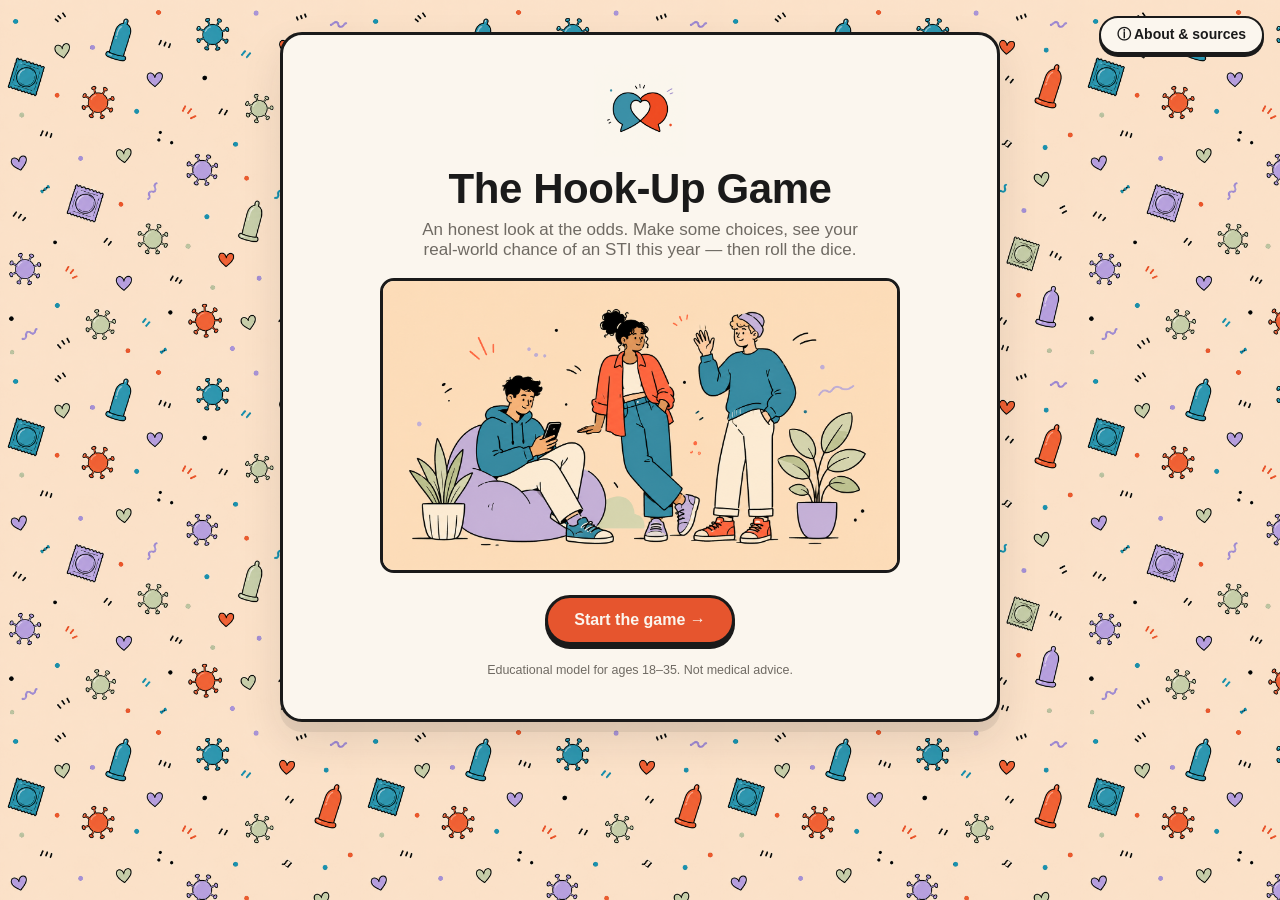
<file: index.html>
<!DOCTYPE html>
<html lang="en">
<head>
  <meta charset="UTF-8" />
  <meta name="viewport" content="width=device-width, initial-scale=1.0" />
  <title>The Hook-Up Game — STI Risk Explorer</title>
  <link rel="icon" href="img/logo.png" />
  <link rel="stylesheet" href="styles.css" />
</head>
<body>
  <div class="topbar">
    <a class="topbar-btn" href="about.html">ⓘ About &amp; sources</a>
    <button class="topbar-btn" id="globalRestart" hidden>↺ Restart</button>
  </div>

  <main class="app" id="app">

    <!-- ===================== LANDING ===================== -->
    <section class="screen screen--active" data-screen="landing">
      <div class="card hero-card">
        <img class="hero-logo" src="img/logo.png" alt="Hook-Up Game logo" />
        <h1 class="title">The Hook-Up Game</h1>
        <p class="subtitle">An honest look at the odds. Make some choices, see your real-world chance of an STI this year — then roll the dice.</p>
        <img class="hero-art" src="img/hero.png" alt="Three young adults in a relaxed social setting" />
        <button class="btn btn--primary" data-go="anatomy">Start the game →</button>
        <p class="fineprint">Educational model for ages 18–35. Not medical advice.</p>
      </div>
    </section>

    <!-- ===================== STEP 1: YOUR ANATOMY ===================== -->
    <section class="screen" data-screen="anatomy">
      <div class="card">
        <div class="step-tag">Step 1 of 5</div>
        <h2>What's your anatomy?</h2>
        <p class="muted">This shapes how easily infections transmit to you. We keep it clinical.</p>
        <div class="choice-grid choice-grid--2">
          <button class="choice" data-field="studentAnatomy" data-value="penis">
            <img src="img/anatomy-penis.png" alt="" />
            <span>Penis</span>
          </button>
          <button class="choice" data-field="studentAnatomy" data-value="vulva">
            <img src="img/anatomy-vulva.png" alt="" />
            <span>Vulva</span>
          </button>
        </div>
        <div class="nav-row">
          <button class="btn btn--ghost" data-go="landing">← Back</button>
          <button class="btn btn--primary" data-next="partnerAnatomy" disabled>Next →</button>
        </div>
      </div>
    </section>

    <!-- ===================== STEP 2: PARTNER ANATOMY ===================== -->
    <section class="screen" data-screen="partnerAnatomy">
      <div class="card">
        <div class="step-tag">Step 2 of 5</div>
        <h2>Your partners have…</h2>
        <p class="muted">Pick “both” if you're bi or pan — we'll use the higher-risk pairing.</p>
        <div class="choice-grid choice-grid--3">
          <button class="choice choice--wide" data-field="partnerAnatomy" data-value="penis">
            <img src="img/partner-anatomy-1.png" alt="" />
            <span>Penises</span>
          </button>
          <button class="choice choice--wide" data-field="partnerAnatomy" data-value="vulva">
            <img src="img/partner-anatomy-2.png" alt="" />
            <span>Vulvas</span>
          </button>
          <button class="choice choice--wide" data-field="partnerAnatomy" data-value="both">
            <img src="img/partner-anatomy-3.png" alt="" />
            <span>Both</span>
          </button>
        </div>
        <div class="nav-row">
          <button class="btn btn--ghost" data-go="anatomy">← Back</button>
          <button class="btn btn--primary" data-next="partners" disabled>Next →</button>
        </div>
      </div>
    </section>

    <!-- ===================== STEP 3: PARTNERS ===================== -->
    <section class="screen" data-screen="partners">
      <div class="card">
        <div class="step-tag">Step 3 of 5</div>
        <h2>Who are you hooking up with?</h2>
        <p class="muted">Pick the type of partner you'll have this year — then choose how many.</p>
        <img class="banner-art" src="img/partners-count.png" alt="" />

        <div class="choice-grid choice-grid--2 tier-grid" id="tierSelect">
          <button class="choice choice--tier" data-field="partnerTier" data-value="partner">
            <img src="img/tier-partner.png" alt="" />
            <span class="tier-name">Relationship partner</span>
            <small>Lowest risk — boyfriend / girlfriend / spouse</small>
          </button>
          <button class="choice choice--tier" data-field="partnerTier" data-value="friend">
            <img src="img/tier-friend.png" alt="" />
            <span class="tier-name">Friend</span>
            <small>Someone you know well</small>
          </button>
          <button class="choice choice--tier" data-field="partnerTier" data-value="acquaintance">
            <img src="img/tier-acquaintance.png" alt="" />
            <span class="tier-name">Acquaintance</span>
            <small>You sort of know each other</small>
          </button>
          <button class="choice choice--tier" data-field="partnerTier" data-value="stranger">
            <img src="img/tier-stranger.png" alt="" />
            <span class="tier-name">Stranger</span>
            <small>Highest risk — just met</small>
          </button>
        </div>

        <div class="count-control" id="countControl" hidden>
          <label id="countLabel">How many this year?</label>
          <div class="stepper stepper--lg">
            <button data-count-btn="-1" aria-label="Fewer">−</button>
            <span class="count" id="partnerCount">1</span>
            <button data-count-btn="1" aria-label="More">+</button>
          </div>
        </div>

        <div class="nav-row">
          <button class="btn btn--ghost" data-go="partnerAnatomy">← Back</button>
          <button class="btn btn--primary" data-next="condoms" id="partnersNext" disabled>Next →</button>
        </div>
      </div>
    </section>

    <!-- ===================== STEP 4: CONDOMS ===================== -->
    <section class="screen" data-screen="condoms">
      <div class="card">
        <div class="step-tag">Step 4 of 5</div>
        <h2>Do you use condoms?</h2>
        <p class="muted">One setting for all partners. It matters a lot for some STIs — and barely at all for others.</p>
        <div class="choice-grid choice-grid--2">
          <button class="choice" data-field="condoms" data-value="true">
            <div class="sprite sprite--condom" style="--n:2; --i:0;"></div>
            <span>Yes, every time</span>
          </button>
          <button class="choice" data-field="condoms" data-value="false">
            <div class="sprite sprite--condom" style="--n:2; --i:1;"></div>
            <span>No</span>
          </button>
        </div>
        <div class="nav-row">
          <button class="btn btn--ghost" data-go="partners">← Back</button>
          <button class="btn btn--primary" data-next="hpv" disabled>Next →</button>
        </div>
      </div>
    </section>

    <!-- ===================== STEP 5: HPV VACCINE ===================== -->
    <section class="screen" data-screen="hpv">
      <div class="card">
        <div class="step-tag">Step 5 of 5</div>
        <h2>Have you had the HPV vaccine?</h2>
        <p class="muted">HPV is the most common STI by far. The vaccine prevents most high-risk strains — it's the biggest lever on your odds.</p>
        <div class="choice-grid choice-grid--2">
          <button class="choice" data-field="hpvVaccinated" data-value="true">
            <div class="microbe-badge">
              <div class="microbe-img microbe-img--hpv"></div>
              <span class="badge badge--ok">✓</span>
            </div>
            <span>Yes, vaccinated</span>
          </button>
          <button class="choice" data-field="hpvVaccinated" data-value="false">
            <div class="microbe-badge">
              <div class="microbe-img microbe-img--hpv"></div>
              <span class="badge badge--no">✕</span>
            </div>
            <span>No / not sure</span>
          </button>
        </div>
        <div class="nav-row">
          <button class="btn btn--ghost" data-go="condoms">← Back</button>
          <button class="btn btn--primary" id="calcBtn" disabled>See my odds →</button>
        </div>
      </div>
    </section>

    <!-- ===================== RESULTS ("Your Year") ===================== -->
    <section class="screen" data-screen="results">
      <div class="card">
        <div class="step-tag">Your year</div>
        <h2 id="oddsHeadline">Your odds of an STI this year</h2>

        <div class="odds-meter">
          <div class="odds-fill" id="oddsFill"></div>
          <span class="odds-num" id="oddsNum">0%</span>
        </div>

        <details class="breakdown" id="breakdown">
          <summary>See the full breakdown</summary>
          <div class="bars" id="bars"></div>
        </details>

        <div class="roll-zone">
          <button class="btn btn--primary btn--dice" id="rollBtn">🎲 Roll the Dice</button>
        </div>

        <!-- Outcome (hidden until first roll) -->
        <div class="outcome" id="outcome" hidden>
          <div class="rolling-inline">
            <img class="dice-art spin" src="img/dice.png" alt="" />
            <span>Rolling the dice…</span>
          </div>
          <div class="result-content">
            <img class="outcome-art" id="outcomeArt" src="img/result-clear.png" alt="" />
            <div class="outcome-text">
              <h3 id="outcomeTitle"></h3>
              <div class="microbe-wrap" id="microbeWrap" hidden></div>
              <p id="outcomeBlurb"></p>
            </div>
          </div>
        </div>

        <!-- Respec menu (appears only after the first roll) -->
        <div id="respecSection" hidden>
        <div class="respec">
          <h3 class="respec-title">Tweak your choices, then roll the dice again</h3>

          <div class="respec-row">
            <span class="respec-label">Partner type</span>
            <div class="pills">
              <button class="pill" data-respec="partnerTier" data-value="partner">Relationship</button>
              <button class="pill" data-respec="partnerTier" data-value="friend">Friend</button>
              <button class="pill" data-respec="partnerTier" data-value="acquaintance">Acquaintance</button>
              <button class="pill" data-respec="partnerTier" data-value="stranger">Stranger</button>
            </div>
          </div>

          <div class="respec-row">
            <span class="respec-label">Number of partners</span>
            <div class="stepper">
              <button data-respec-count="-1" aria-label="Fewer">−</button>
              <span class="count" id="respecCount">1</span>
              <button data-respec-count="1" aria-label="More">+</button>
            </div>
          </div>

          <div class="respec-row">
            <span class="respec-label">Condoms</span>
            <div class="pills">
              <button class="pill" data-respec="condoms" data-value="true">Yes</button>
              <button class="pill" data-respec="condoms" data-value="false">No</button>
            </div>
          </div>

          <div class="respec-row">
            <span class="respec-label">HPV vaccine</span>
            <div class="pills">
              <button class="pill" data-respec="hpvVaccinated" data-value="true">Yes</button>
              <button class="pill" data-respec="hpvVaccinated" data-value="false">No</button>
            </div>
          </div>
        </div>

        </div><!-- /#respecSection -->

        <p class="fineprint" id="disclaimer">
          This is an <strong>educational model</strong> using simplified, population-level estimates calibrated to CDC/NHANES data.
          It cannot predict any real individual's risk and is not medical advice. Real risk depends on testing, treatment,
          local prevalence, vaccination (e.g. HPV), and many factors not modeled here.
        </p>
      </div>
    </section>

  </main>

  <script src="riskModel.js"></script>
  <script src="app.js"></script>
</body>
</html>
</file>
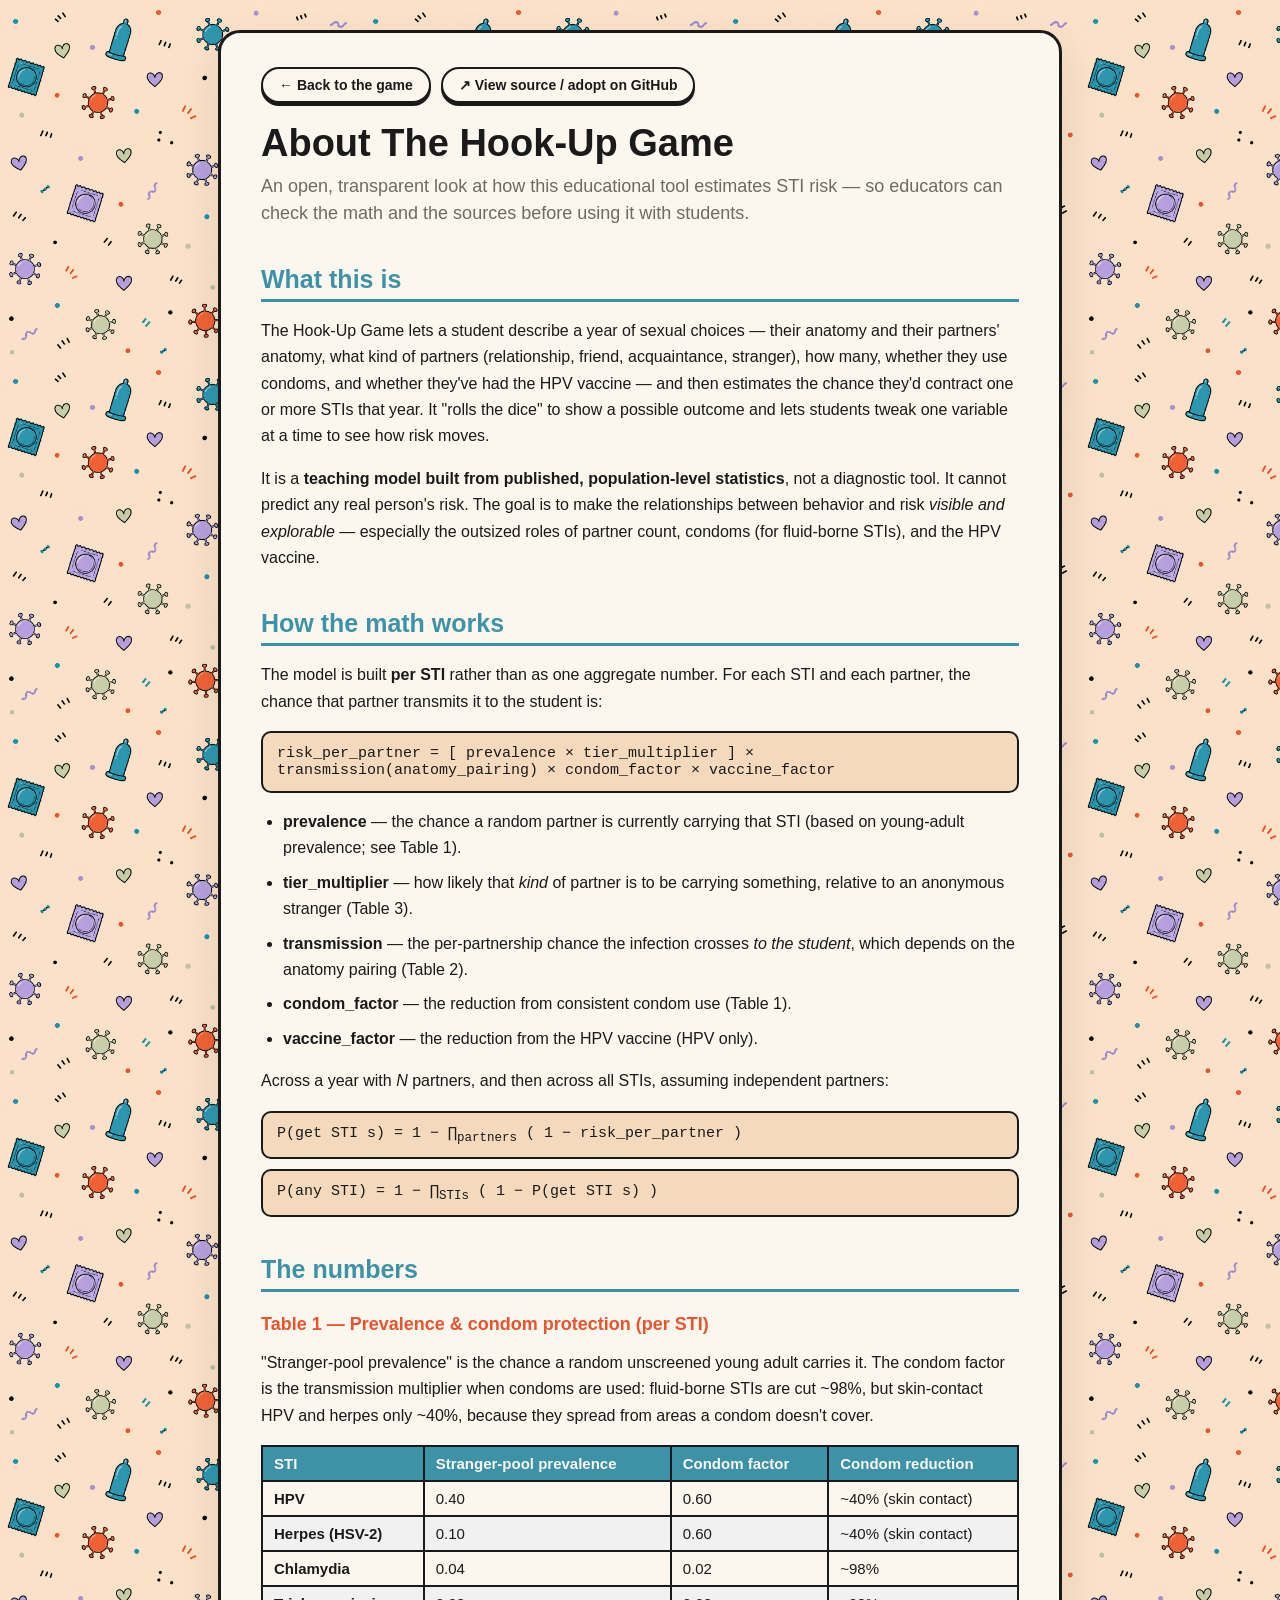
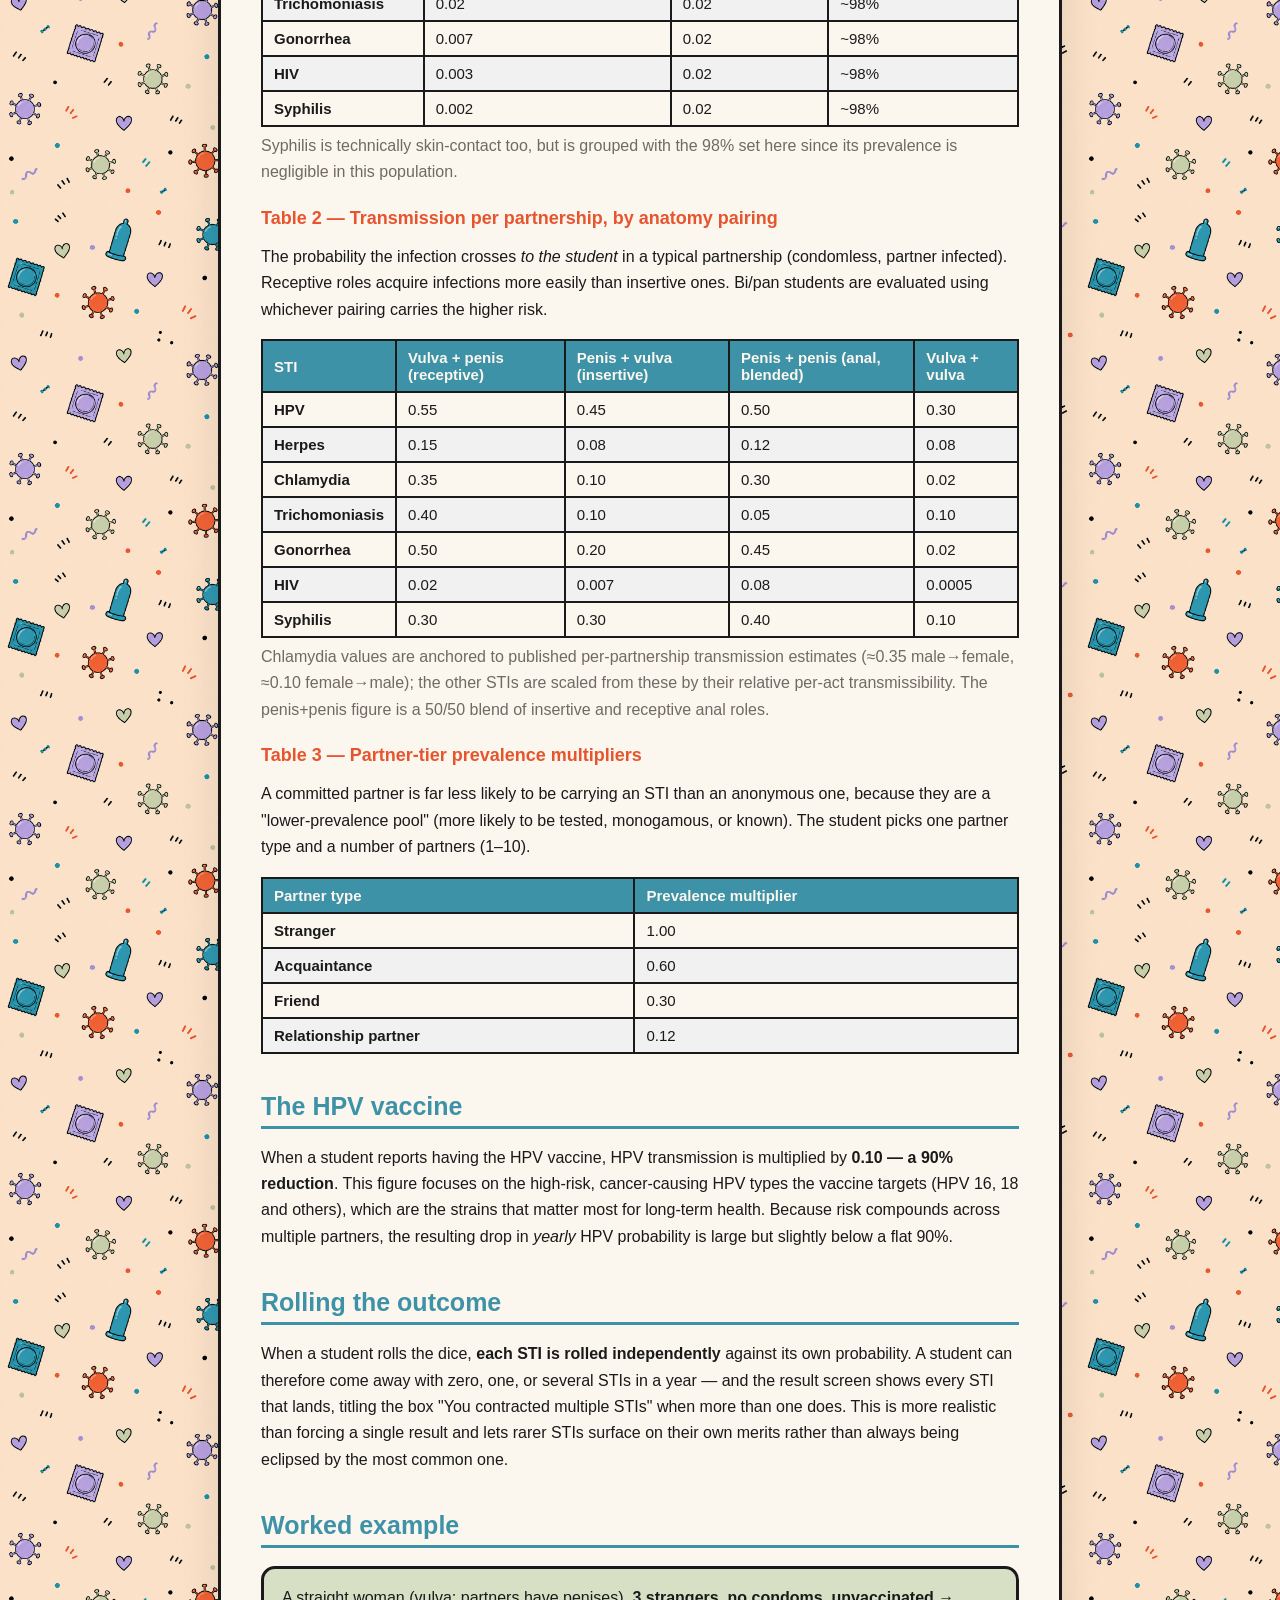
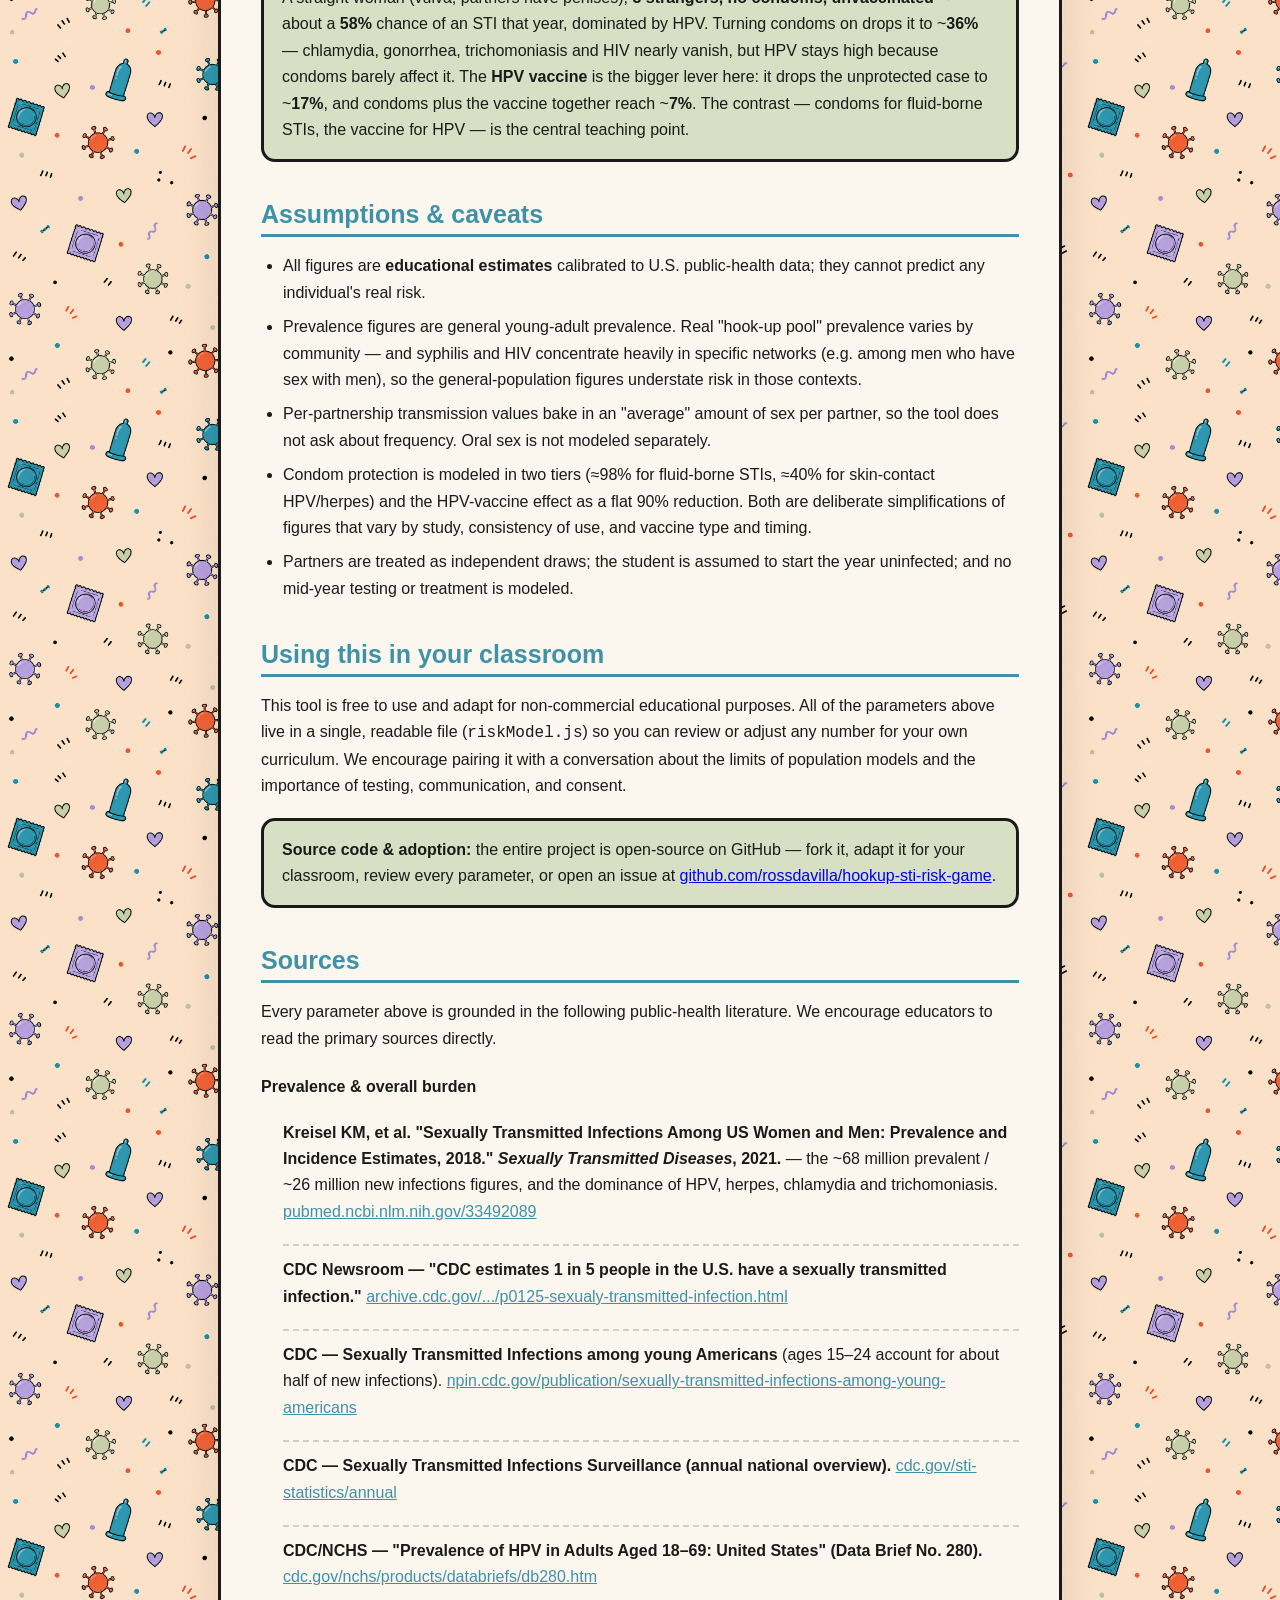
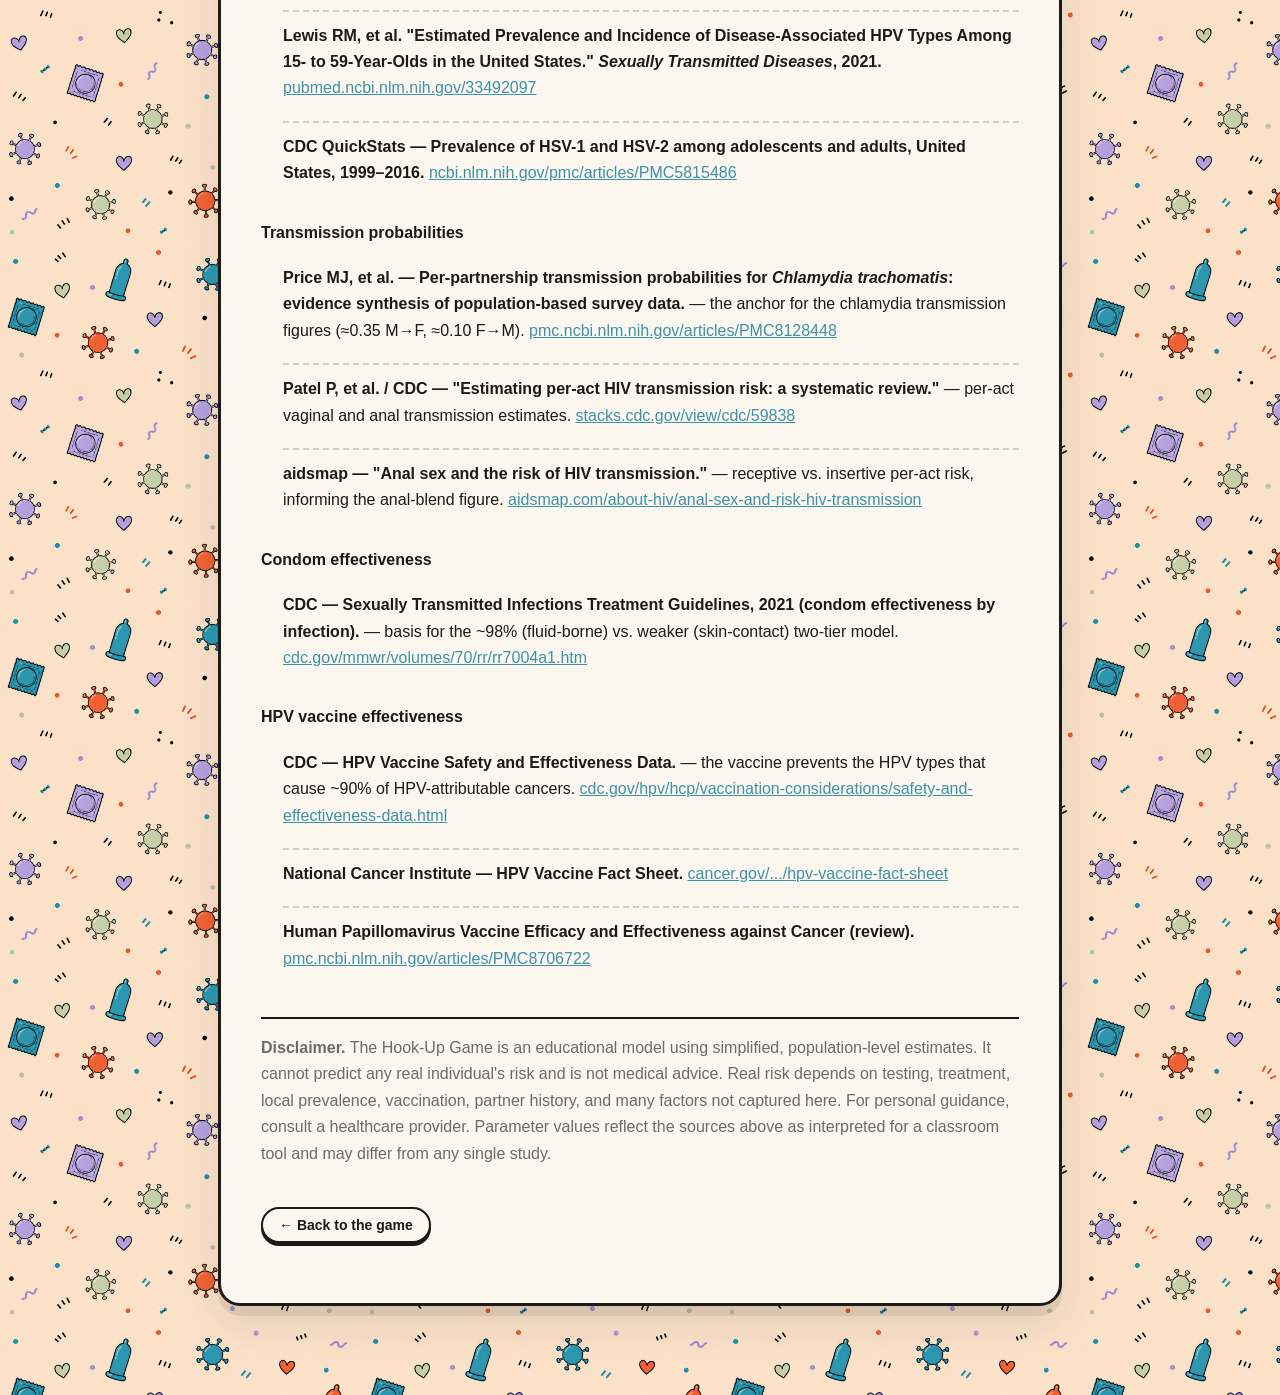
<file: about.html>
<!DOCTYPE html>
<html lang="en">
<head>
  <meta charset="UTF-8" />
  <meta name="viewport" content="width=device-width, initial-scale=1.0" />
  <title>About & Sources — The Hook-Up Game</title>
  <link rel="icon" href="img/logo.png" />
  <link rel="stylesheet" href="styles.css" />
  <link rel="stylesheet" href="about.css" />
</head>
<body>
  <main class="about">
    <article class="about-card">

      <div class="about-nav">
        <a class="topbar-btn back" href="index.html">← Back to the game</a>
        <a class="topbar-btn" href="https://github.com/rossdavilla/hookup-sti-risk-game" target="_blank" rel="noopener">↗ View source / adopt on GitHub</a>
      </div>

      <h1>About The Hook-Up Game</h1>
      <p class="lead">An open, transparent look at how this educational tool estimates STI risk — so educators can check the math and the sources before using it with students.</p>

      <h2>What this is</h2>
      <p>The Hook-Up Game lets a student describe a year of sexual choices — their anatomy and their partners' anatomy, what kind of partners (relationship, friend, acquaintance, stranger), how many, whether they use condoms, and whether they've had the HPV vaccine — and then estimates the chance they'd contract one or more STIs that year. It "rolls the dice" to show a possible outcome and lets students tweak one variable at a time to see how risk moves.</p>
      <p>It is a <strong>teaching model built from published, population-level statistics</strong>, not a diagnostic tool. It cannot predict any real person's risk. The goal is to make the relationships between behavior and risk <em>visible and explorable</em> — especially the outsized roles of partner count, condoms (for fluid-borne STIs), and the HPV vaccine.</p>

      <h2>How the math works</h2>
      <p>The model is built <strong>per STI</strong> rather than as one aggregate number. For each STI and each partner, the chance that partner transmits it to the student is:</p>
      <div class="eq">risk_per_partner = [ prevalence &times; tier_multiplier ] &times; transmission(anatomy_pairing) &times; condom_factor &times; vaccine_factor</div>
      <ul>
        <li><strong>prevalence</strong> — the chance a random partner is currently carrying that STI (based on young-adult prevalence; see Table 1).</li>
        <li><strong>tier_multiplier</strong> — how likely that <em>kind</em> of partner is to be carrying something, relative to an anonymous stranger (Table 3).</li>
        <li><strong>transmission</strong> — the per-partnership chance the infection crosses <em>to the student</em>, which depends on the anatomy pairing (Table 2).</li>
        <li><strong>condom_factor</strong> — the reduction from consistent condom use (Table 1).</li>
        <li><strong>vaccine_factor</strong> — the reduction from the HPV vaccine (HPV only).</li>
      </ul>
      <p>Across a year with <em>N</em> partners, and then across all STIs, assuming independent partners:</p>
      <div class="eq">P(get STI s) = 1 &minus; &prod;<sub>partners</sub> ( 1 &minus; risk_per_partner )</div>
      <div class="eq">P(any STI)  = 1 &minus; &prod;<sub>STIs</sub> ( 1 &minus; P(get STI s) )</div>

      <h2>The numbers</h2>

      <h3>Table 1 — Prevalence &amp; condom protection (per STI)</h3>
      <p>"Stranger-pool prevalence" is the chance a random unscreened young adult carries it. The condom factor is the transmission multiplier when condoms are used: fluid-borne STIs are cut ~98%, but skin-contact HPV and herpes only ~40%, because they spread from areas a condom doesn't cover.</p>
      <div class="table-scroll">
        <table class="data">
          <thead><tr><th>STI</th><th>Stranger-pool prevalence</th><th>Condom factor</th><th>Condom reduction</th></tr></thead>
          <tbody>
            <tr><td>HPV</td><td>0.40</td><td>0.60</td><td>~40% (skin contact)</td></tr>
            <tr><td>Herpes (HSV-2)</td><td>0.10</td><td>0.60</td><td>~40% (skin contact)</td></tr>
            <tr><td>Chlamydia</td><td>0.04</td><td>0.02</td><td>~98%</td></tr>
            <tr><td>Trichomoniasis</td><td>0.02</td><td>0.02</td><td>~98%</td></tr>
            <tr><td>Gonorrhea</td><td>0.007</td><td>0.02</td><td>~98%</td></tr>
            <tr><td>HIV</td><td>0.003</td><td>0.02</td><td>~98%</td></tr>
            <tr><td>Syphilis</td><td>0.002</td><td>0.02</td><td>~98%</td></tr>
          </tbody>
        </table>
      </div>
      <p class="caption">Syphilis is technically skin-contact too, but is grouped with the 98% set here since its prevalence is negligible in this population.</p>

      <h3>Table 2 — Transmission per partnership, by anatomy pairing</h3>
      <p>The probability the infection crosses <em>to the student</em> in a typical partnership (condomless, partner infected). Receptive roles acquire infections more easily than insertive ones. Bi/pan students are evaluated using whichever pairing carries the higher risk.</p>
      <div class="table-scroll">
        <table class="data">
          <thead><tr><th>STI</th><th>Vulva + penis (receptive)</th><th>Penis + vulva (insertive)</th><th>Penis + penis (anal, blended)</th><th>Vulva + vulva</th></tr></thead>
          <tbody>
            <tr><td>HPV</td><td>0.55</td><td>0.45</td><td>0.50</td><td>0.30</td></tr>
            <tr><td>Herpes</td><td>0.15</td><td>0.08</td><td>0.12</td><td>0.08</td></tr>
            <tr><td>Chlamydia</td><td>0.35</td><td>0.10</td><td>0.30</td><td>0.02</td></tr>
            <tr><td>Trichomoniasis</td><td>0.40</td><td>0.10</td><td>0.05</td><td>0.10</td></tr>
            <tr><td>Gonorrhea</td><td>0.50</td><td>0.20</td><td>0.45</td><td>0.02</td></tr>
            <tr><td>HIV</td><td>0.02</td><td>0.007</td><td>0.08</td><td>0.0005</td></tr>
            <tr><td>Syphilis</td><td>0.30</td><td>0.30</td><td>0.40</td><td>0.10</td></tr>
          </tbody>
        </table>
      </div>
      <p class="caption">Chlamydia values are anchored to published per-partnership transmission estimates (≈0.35 male→female, ≈0.10 female→male); the other STIs are scaled from these by their relative per-act transmissibility. The penis+penis figure is a 50/50 blend of insertive and receptive anal roles.</p>

      <h3>Table 3 — Partner-tier prevalence multipliers</h3>
      <p>A committed partner is far less likely to be carrying an STI than an anonymous one, because they are a "lower-prevalence pool" (more likely to be tested, monogamous, or known). The student picks one partner type and a number of partners (1–10).</p>
      <div class="table-scroll">
        <table class="data">
          <thead><tr><th>Partner type</th><th>Prevalence multiplier</th></tr></thead>
          <tbody>
            <tr><td>Stranger</td><td>1.00</td></tr>
            <tr><td>Acquaintance</td><td>0.60</td></tr>
            <tr><td>Friend</td><td>0.30</td></tr>
            <tr><td>Relationship partner</td><td>0.12</td></tr>
          </tbody>
        </table>
      </div>

      <h2>The HPV vaccine</h2>
      <p>When a student reports having the HPV vaccine, HPV transmission is multiplied by <strong>0.10 — a 90% reduction</strong>. This figure focuses on the high-risk, cancer-causing HPV types the vaccine targets (HPV 16, 18 and others), which are the strains that matter most for long-term health. Because risk compounds across multiple partners, the resulting drop in <em>yearly</em> HPV probability is large but slightly below a flat 90%.</p>

      <h2>Rolling the outcome</h2>
      <p>When a student rolls the dice, <strong>each STI is rolled independently</strong> against its own probability. A student can therefore come away with zero, one, or several STIs in a year — and the result screen shows every STI that lands, titling the box "You contracted multiple STIs" when more than one does. This is more realistic than forcing a single result and lets rarer STIs surface on their own merits rather than always being eclipsed by the most common one.</p>

      <h2>Worked example</h2>
      <div class="note-box">
        <p>A straight woman (vulva; partners have penises), <strong>3 strangers, no condoms, unvaccinated</strong> → about a <strong>58%</strong> chance of an STI that year, dominated by HPV. Turning condoms on drops it to ~<strong>36%</strong> — chlamydia, gonorrhea, trichomoniasis and HIV nearly vanish, but HPV stays high because condoms barely affect it. The <strong>HPV vaccine</strong> is the bigger lever here: it drops the unprotected case to ~<strong>17%</strong>, and condoms plus the vaccine together reach ~<strong>7%</strong>. The contrast — condoms for fluid-borne STIs, the vaccine for HPV — is the central teaching point.</p>
      </div>

      <h2>Assumptions &amp; caveats</h2>
      <ul>
        <li>All figures are <strong>educational estimates</strong> calibrated to U.S. public-health data; they cannot predict any individual's real risk.</li>
        <li>Prevalence figures are general young-adult prevalence. Real "hook-up pool" prevalence varies by community — and syphilis and HIV concentrate heavily in specific networks (e.g. among men who have sex with men), so the general-population figures understate risk in those contexts.</li>
        <li>Per-partnership transmission values bake in an "average" amount of sex per partner, so the tool does not ask about frequency. Oral sex is not modeled separately.</li>
        <li>Condom protection is modeled in two tiers (≈98% for fluid-borne STIs, ≈40% for skin-contact HPV/herpes) and the HPV-vaccine effect as a flat 90% reduction. Both are deliberate simplifications of figures that vary by study, consistency of use, and vaccine type and timing.</li>
        <li>Partners are treated as independent draws; the student is assumed to start the year uninfected; and no mid-year testing or treatment is modeled.</li>
      </ul>

      <h2>Using this in your classroom</h2>
      <p>This tool is free to use and adapt for non-commercial educational purposes. All of the parameters above live in a single, readable file (<code>riskModel.js</code>) so you can review or adjust any number for your own curriculum. We encourage pairing it with a conversation about the limits of population models and the importance of testing, communication, and consent.</p>
      <div class="note-box">
        <p><strong>Source code &amp; adoption:</strong> the entire project is open-source on GitHub — fork it, adapt it for your classroom, review every parameter, or open an issue at <a href="https://github.com/rossdavilla/hookup-sti-risk-game" target="_blank" rel="noopener">github.com/rossdavilla/hookup-sti-risk-game</a>.</p>
      </div>

      <h2>Sources</h2>
      <p>Every parameter above is grounded in the following public-health literature. We encourage educators to read the primary sources directly.</p>

      <p class="src-group">Prevalence &amp; overall burden</p>
      <ul class="sources">
        <li><span class="src-title">Kreisel KM, et al. "Sexually Transmitted Infections Among US Women and Men: Prevalence and Incidence Estimates, 2018." <em>Sexually Transmitted Diseases</em>, 2021.</span> — the ~68 million prevalent / ~26 million new infections figures, and the dominance of HPV, herpes, chlamydia and trichomoniasis. <a href="https://pubmed.ncbi.nlm.nih.gov/33492089/" target="_blank" rel="noopener">pubmed.ncbi.nlm.nih.gov/33492089</a></li>
        <li><span class="src-title">CDC Newsroom — "CDC estimates 1 in 5 people in the U.S. have a sexually transmitted infection."</span> <a href="https://archive.cdc.gov/www_cdc_gov/media/releases/2021/p0125-sexualy-transmitted-infection.html" target="_blank" rel="noopener">archive.cdc.gov/.../p0125-sexualy-transmitted-infection.html</a></li>
        <li><span class="src-title">CDC — Sexually Transmitted Infections among young Americans</span> (ages 15–24 account for about half of new infections). <a href="https://npin.cdc.gov/publication/sexually-transmitted-infections-among-young-americans" target="_blank" rel="noopener">npin.cdc.gov/publication/sexually-transmitted-infections-among-young-americans</a></li>
        <li><span class="src-title">CDC — Sexually Transmitted Infections Surveillance (annual national overview).</span> <a href="https://www.cdc.gov/sti-statistics/annual/index.html" target="_blank" rel="noopener">cdc.gov/sti-statistics/annual</a></li>
        <li><span class="src-title">CDC/NCHS — "Prevalence of HPV in Adults Aged 18–69: United States" (Data Brief No. 280).</span> <a href="https://www.cdc.gov/nchs/products/databriefs/db280.htm" target="_blank" rel="noopener">cdc.gov/nchs/products/databriefs/db280.htm</a></li>
        <li><span class="src-title">Lewis RM, et al. "Estimated Prevalence and Incidence of Disease-Associated HPV Types Among 15- to 59-Year-Olds in the United States." <em>Sexually Transmitted Diseases</em>, 2021.</span> <a href="https://pubmed.ncbi.nlm.nih.gov/33492097/" target="_blank" rel="noopener">pubmed.ncbi.nlm.nih.gov/33492097</a></li>
        <li><span class="src-title">CDC QuickStats — Prevalence of HSV-1 and HSV-2 among adolescents and adults, United States, 1999–2016.</span> <a href="https://www.ncbi.nlm.nih.gov/pmc/articles/PMC5815486/" target="_blank" rel="noopener">ncbi.nlm.nih.gov/pmc/articles/PMC5815486</a></li>
      </ul>

      <p class="src-group">Transmission probabilities</p>
      <ul class="sources">
        <li><span class="src-title">Price MJ, et al. — Per-partnership transmission probabilities for <em>Chlamydia trachomatis</em>: evidence synthesis of population-based survey data.</span> — the anchor for the chlamydia transmission figures (≈0.35 M→F, ≈0.10 F→M). <a href="https://pmc.ncbi.nlm.nih.gov/articles/PMC8128448/" target="_blank" rel="noopener">pmc.ncbi.nlm.nih.gov/articles/PMC8128448</a></li>
        <li><span class="src-title">Patel P, et al. / CDC — "Estimating per-act HIV transmission risk: a systematic review."</span> — per-act vaginal and anal transmission estimates. <a href="https://stacks.cdc.gov/view/cdc/59838/cdc_59838_DS1.pdf" target="_blank" rel="noopener">stacks.cdc.gov/view/cdc/59838</a></li>
        <li><span class="src-title">aidsmap — "Anal sex and the risk of HIV transmission."</span> — receptive vs. insertive per-act risk, informing the anal-blend figure. <a href="https://www.aidsmap.com/about-hiv/anal-sex-and-risk-hiv-transmission" target="_blank" rel="noopener">aidsmap.com/about-hiv/anal-sex-and-risk-hiv-transmission</a></li>
      </ul>

      <p class="src-group">Condom effectiveness</p>
      <ul class="sources">
        <li><span class="src-title">CDC — Sexually Transmitted Infections Treatment Guidelines, 2021 (condom effectiveness by infection).</span> — basis for the ~98% (fluid-borne) vs. weaker (skin-contact) two-tier model. <a href="https://www.cdc.gov/mmwr/volumes/70/rr/rr7004a1.htm" target="_blank" rel="noopener">cdc.gov/mmwr/volumes/70/rr/rr7004a1.htm</a></li>
      </ul>

      <p class="src-group">HPV vaccine effectiveness</p>
      <ul class="sources">
        <li><span class="src-title">CDC — HPV Vaccine Safety and Effectiveness Data.</span> — the vaccine prevents the HPV types that cause ~90% of HPV-attributable cancers. <a href="https://www.cdc.gov/hpv/hcp/vaccination-considerations/safety-and-effectiveness-data.html" target="_blank" rel="noopener">cdc.gov/hpv/hcp/vaccination-considerations/safety-and-effectiveness-data.html</a></li>
        <li><span class="src-title">National Cancer Institute — HPV Vaccine Fact Sheet.</span> <a href="https://www.cancer.gov/about-cancer/causes-prevention/risk/infectious-agents/hpv-vaccine-fact-sheet" target="_blank" rel="noopener">cancer.gov/.../hpv-vaccine-fact-sheet</a></li>
        <li><span class="src-title">Human Papillomavirus Vaccine Efficacy and Effectiveness against Cancer (review).</span> <a href="https://pmc.ncbi.nlm.nih.gov/articles/PMC8706722/" target="_blank" rel="noopener">pmc.ncbi.nlm.nih.gov/articles/PMC8706722</a></li>
      </ul>

      <p class="about-disclaimer">
        <strong>Disclaimer.</strong> The Hook-Up Game is an educational model using simplified, population-level estimates. It cannot predict any real individual's risk and is not medical advice. Real risk depends on testing, treatment, local prevalence, vaccination, partner history, and many factors not captured here. For personal guidance, consult a healthcare provider. Parameter values reflect the sources above as interpreted for a classroom tool and may differ from any single study.
      </p>

      <a class="topbar-btn back" href="index.html" style="margin-top:24px;">← Back to the game</a>

    </article>
  </main>
</body>
</html>
</file>
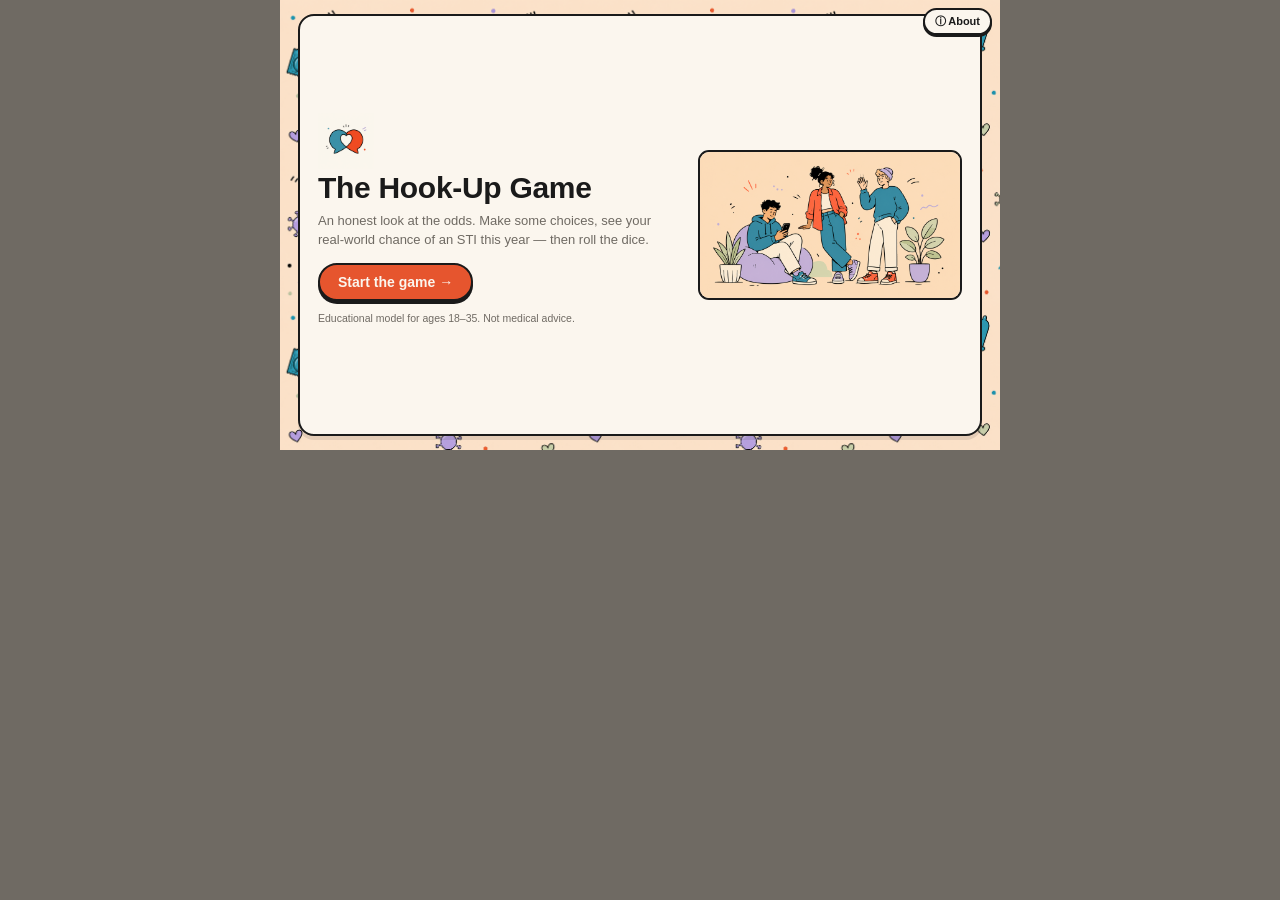
<file: tophat.html>
<!DOCTYPE html>
<html lang="en">
<head>
  <meta charset="UTF-8" />
  <meta name="viewport" content="width=720, initial-scale=1.0" />
  <title>The Hook-Up Game — 720×450</title>
  <link rel="icon" href="img/logo.png" />
  <style>
  /* ============================================================
     The Hook-Up Game — compact build for a 720×450 iframe.
     Same risk model + palette as the full site, re-laid-out to fit
     an exact fixed stage with no external scrolling.
     ============================================================ */
  :root {
    --peach:#F4D9BD; --blue:#3E92A8; --coral:#E6552E; --lav:#C8B7E8;
    --sage:#D7E0C4; --cream:#FBF6EE; --ink:#1A1A1A; --grey:#6f6a63;
    --radius:16px; --radius-sm:11px; --line:2.5px solid var(--ink);
  }
  * { box-sizing:border-box; }
  [hidden] { display:none !important; }
  html,body {
    margin:0; padding:0;
    font-family:"Arial","Helvetica Neue",Helvetica,sans-serif;
    color:var(--ink);
    background:var(--grey);
    -webkit-font-smoothing:antialiased;
  }

  /* ---------- The fixed 720×450 stage ---------- */
  .stage {
    position:relative;
    width:720px; height:450px;
    margin:0 auto;
    overflow:hidden;
    background-color:var(--peach);
    background-image:url("img/bg-pattern.png");
    background-size:300px; background-repeat:repeat;
  }

  /* ---------- Top bar (About + Restart) ---------- */
  .topbar { position:absolute; top:8px; right:8px; z-index:50; display:flex; gap:6px; }
  .topbar-btn {
    font:inherit; font-weight:700; font-size:11px;
    background:var(--cream); color:var(--ink); text-decoration:none;
    border:2px solid var(--ink); border-radius:999px;
    padding:4px 10px; cursor:pointer; box-shadow:0 2px 0 var(--ink);
    display:inline-flex; align-items:center; white-space:nowrap;
  }
  .topbar-btn:active { transform:translateY(2px); box-shadow:none; }

  /* ---------- Screens ---------- */
  .screen {
    display:none; position:absolute; inset:0;
    padding:14px 18px; overflow-y:auto;
    animation:rise .3s ease;
  }
  .screen--active { display:block; }
  @keyframes rise { from{opacity:0;transform:translateY(8px);} to{opacity:1;transform:none;} }

  .card {
    background:var(--cream); border:var(--line); border-radius:var(--radius);
    box-shadow:0 4px 0 rgba(26,26,26,.10);
    padding:16px 18px; min-height:100%;
    display:flex; flex-direction:column;
  }

  .step-tag {
    align-self:flex-start;
    font-size:10px; font-weight:700; letter-spacing:.04em; text-transform:uppercase;
    color:var(--cream); background:var(--blue); border:2px solid var(--ink);
    border-radius:999px; padding:3px 10px; margin-bottom:8px;
  }
  h1,h2,h3 { margin:0 0 4px; line-height:1.1; }
  h2 { font-size:20px; }
  h3 { font-size:16px; }
  .muted { color:var(--grey); margin:0 0 12px; font-size:12.5px; line-height:1.35; }

  /* ---------- Buttons ---------- */
  .btn {
    font:inherit; font-weight:700; font-size:14px;
    border:var(--line); border-radius:999px;
    padding:9px 18px; cursor:pointer;
    transition:transform .08s ease, box-shadow .08s ease, background .15s;
    box-shadow:0 3px 0 var(--ink);
  }
  .btn:active { transform:translateY(3px); box-shadow:0 0 0 var(--ink); }
  .btn--primary { background:var(--coral); color:var(--cream); }
  .btn--ghost { background:var(--cream); color:var(--ink); box-shadow:0 3px 0 rgba(26,26,26,.25); }
  .btn:disabled { opacity:.4; cursor:not-allowed; box-shadow:0 3px 0 rgba(26,26,26,.2); }
  .btn:disabled:active { transform:none; }

  .nav-row { display:flex; justify-content:space-between; gap:10px; margin-top:auto; padding-top:12px; }

  /* ---------- Landing (two columns to use the wide format) ---------- */
  .hero-card { flex-direction:row; align-items:center; gap:18px; }
  .hero-left { flex:1; display:flex; flex-direction:column; }
  .hero-logo { width:56px; height:56px; object-fit:contain; margin-bottom:2px; }
  .title { font-size:30px; letter-spacing:-.01em; }
  .subtitle { color:var(--grey); font-size:13px; margin:4px 0 14px; line-height:1.4; }
  .hero-art { width:264px; height:auto; max-height:280px; object-fit:contain;
    border-radius:var(--radius-sm); border:var(--line); display:block; }
  .fineprint { font-size:10.5px; color:var(--grey); margin-top:10px; line-height:1.45; }

  /* ---------- Choice grids ---------- */
  .choice-grid { display:grid; gap:12px; }
  .choice-grid--2 { grid-template-columns:1fr 1fr; }
  .choice-grid--3 { grid-template-columns:1fr 1fr 1fr; }
  .choice {
    font:inherit; cursor:pointer; background:var(--peach);
    border:var(--line); border-radius:var(--radius-sm);
    padding:12px 8px; display:flex; flex-direction:column; align-items:center; gap:8px;
    transition:transform .1s, background .15s, box-shadow .1s;
    box-shadow:0 3px 0 rgba(26,26,26,.18);
  }
  .choice img, .choice .sprite { width:74px; height:74px; object-fit:contain; border-radius:8px; }
  .choice span { font-weight:700; font-size:13.5px; }
  .choice:hover { transform:translateY(-2px); }
  .choice.selected { background:var(--sage); box-shadow:0 3px 0 var(--ink); outline:3px solid var(--ink); }
  .choice--wide img { width:100%; height:auto; max-height:64px; }

  /* Vaccine choice */
  .microbe-badge { position:relative; width:74px; height:74px; }
  .badge {
    position:absolute; bottom:-4px; right:-4px; width:24px; height:24px; border-radius:50%;
    display:flex; align-items:center; justify-content:center;
    font-weight:800; font-size:13px; color:var(--cream); border:2px solid var(--ink);
  }
  .badge--ok { background:#4f9a4f; }
  .badge--no { background:var(--coral); }

  /* ---------- Tiers (single row of 4) ---------- */
  .tier-grid { grid-template-columns:repeat(4,1fr); gap:10px; }
  .choice--tier { padding:10px 6px; gap:5px; }
  .choice--tier img { width:60px; height:60px; object-fit:contain; border-radius:10px; }
  .choice--tier .tier-name { font-size:13px; font-weight:800; text-align:center; line-height:1.1; }
  .choice--tier small { color:var(--grey); font-size:10px; font-weight:400; line-height:1.25; text-align:center; }

  .count-control {
    display:flex; align-items:center; justify-content:center; gap:14px;
    margin-top:12px; padding:10px 14px; border:var(--line); border-radius:var(--radius-sm);
    background:var(--sage); animation:rise .3s ease;
  }
  .count-control label { font-weight:800; font-size:14px; }
  .stepper { display:flex; align-items:center; gap:8px; }
  .stepper button {
    width:38px; height:38px; font-size:22px; font-weight:700; line-height:1;
    border:var(--line); border-radius:10px; background:var(--cream); cursor:pointer; box-shadow:0 2px 0 var(--ink);
  }
  .stepper button:active { transform:translateY(2px); box-shadow:none; }
  .stepper button:disabled { opacity:.3; cursor:not-allowed; box-shadow:0 2px 0 rgba(26,26,26,.3); }
  .stepper .count { min-width:40px; text-align:center; font-size:26px; font-weight:800; }

  /* ---------- Sprites ---------- */
  .sprite {
    background-repeat:no-repeat;
    background-size:calc(var(--n) * 100%) 100%;
    background-position:calc(var(--i) / (var(--n) - 1) * 100%) 50%;
  }
  .sprite--condom { background-image:url("img/condom-toggle.png"); }
  .microbe-img {
    width:64px; height:64px; border:2px solid var(--ink); border-radius:10px;
    background-size:contain; background-position:center; background-repeat:no-repeat;
  }
  .microbe-img--hpv { background-image:url("img/sti-HPV.png"); }

  /* ---------- Results ---------- */
  [data-screen="results"] { padding:10px 14px; }
  [data-screen="results"] .card { padding:11px 16px; }
  [data-screen="results"] h2 { font-size:17px; margin-bottom:2px; }
  .odds-meter {
    position:relative; height:30px; border:var(--line); border-radius:999px;
    background:var(--cream); overflow:hidden; margin:4px 0 8px;
  }
  .odds-fill {
    height:100%; width:0%;
    background:linear-gradient(90deg,var(--sage),var(--blue) 55%,var(--coral));
    border-right:3px solid var(--ink);
    transition:width 1s cubic-bezier(.2,.8,.2,1);
  }
  .odds-num {
    position:absolute; top:50%; right:10px; transform:translateY(-50%);
    font-weight:800; font-size:15px; color:var(--ink);
    background:var(--cream); border:2px solid var(--ink); border-radius:999px; padding:1px 9px;
  }
  .roll-zone { text-align:center; margin:2px 0 6px; }
  .btn--dice { font-size:15px; padding:9px 26px; }

  /* Post-roll: two-column layout to use the wide format */
  .post-roll { display:grid; grid-template-columns:258px 1fr; gap:12px; align-items:start; }
  .post-roll.rolling { grid-template-columns:1fr; }
  .pr-left { display:flex; flex-direction:column; gap:6px; }
  .roll-again { text-align:center; }
  .roll-again .btn { font-size:14px; padding:8px 22px; }
  .post-roll.rolling .roll-again { display:none; }

  .breakdown { margin-bottom:6px; }
  .breakdown summary { cursor:pointer; font-weight:700; font-size:12.5px; padding:3px 0; }
  .bars { display:flex; flex-direction:column; gap:5px; margin-top:8px; }
  .bar-row { display:grid; grid-template-columns:104px 1fr 46px; align-items:center; gap:8px; font-size:11.5px; }
  .bar-track { height:13px; background:var(--cream); border:2px solid var(--ink); border-radius:999px; overflow:hidden; }
  .bar-val { display:block; height:100%; background:var(--blue); border-radius:999px; }
  .bar-pct { font-weight:700; text-align:right; }

  .outcome {
    background:var(--peach); border:var(--line); border-radius:var(--radius-sm);
    padding:8px; margin-bottom:0;
  }
  .outcome.clear { background:var(--sage); }
  .outcome.hit { background:#f6e2d6; }
  .result-content { display:flex; flex-direction:column; align-items:center; gap:8px; text-align:center; }
  .rolling-inline { display:none; flex-direction:column; align-items:center; gap:6px; font-weight:800; font-size:14px; padding:6px; }
  .dice-art { width:84px; height:84px; object-fit:contain; }
  .spin { animation:tumble .7s ease-in-out infinite; }
  @keyframes tumble {
    0%{transform:rotate(0) translateY(0);} 50%{transform:rotate(180deg) translateY(-8px);} 100%{transform:rotate(360deg) translateY(0);}
  }
  .outcome.rolling { text-align:center; }
  .outcome.rolling .result-content { display:none; }
  .outcome.rolling .rolling-inline { display:flex; }
  .outcome-art { max-height:76px; width:auto; border-radius:9px; border:2px solid var(--ink); }
  .outcome-text h3 { font-size:15px; }
  .outcome-text p { margin:3px 0 0; color:var(--ink); font-size:11.5px; line-height:1.35; }
  .microbe-wrap { display:flex; flex-wrap:wrap; justify-content:center; gap:6px; margin:5px 0; }
  .microbe-item {
    display:flex; align-items:center; gap:6px;
    background:var(--cream); border:2px solid var(--ink); border-radius:999px; padding:3px 9px 3px 4px;
  }
  .microbe-item .microbe-img { width:26px; height:26px; border-width:1.5px; border-radius:8px; }
  .microbe-name { font-weight:800; font-size:11.5px; }

  /* Respec */
  .respec { border:var(--line); border-radius:var(--radius-sm); background:var(--cream); padding:8px 12px 10px; margin-bottom:0; }
  .respec-title { font-size:14px; margin-bottom:2px; }
  .respec-row {
    display:flex; align-items:center; justify-content:space-between; gap:8px;
    padding:7px 0; border-top:2px dashed rgba(26,26,26,.15); flex-wrap:wrap;
  }
  .respec-row:first-of-type { border-top:none; }
  .respec-label { font-weight:700; font-size:12.5px; }
  .respec .stepper button { width:30px; height:30px; font-size:18px; }
  .respec .stepper .count { min-width:30px; font-size:20px; }
  .pills { display:flex; gap:6px; flex-wrap:wrap; }
  .pill {
    font:inherit; font-weight:700; font-size:11.5px;
    padding:5px 11px; border:2px solid var(--ink); border-radius:999px;
    background:var(--cream); color:var(--ink); cursor:pointer; transition:background .12s, color .12s;
  }
  .pill:hover { background:var(--peach); }
  .pill.active { background:var(--blue); color:var(--cream); }

  .disclaimer { font-size:9px; color:var(--grey); margin-top:6px; line-height:1.35; }

  /* Thin scrollbar so it stays inside the 720×450 frame gracefully */
  .screen::-webkit-scrollbar { width:8px; }
  .screen::-webkit-scrollbar-thumb { background:rgba(26,26,26,.25); border-radius:999px; }
  </style>
</head>
<body>
  <div class="stage">
    <div class="topbar">
      <a class="topbar-btn" href="about.html" target="_blank" rel="noopener">ⓘ About</a>
      <button class="topbar-btn" id="globalRestart" hidden>↺ Restart</button>
    </div>

    <!-- ===================== LANDING ===================== -->
    <section class="screen screen--active" data-screen="landing">
      <div class="card hero-card">
        <div class="hero-left">
          <img class="hero-logo" src="img/logo.png" alt="Hook-Up Game logo" />
          <h1 class="title">The Hook-Up Game</h1>
          <p class="subtitle">An honest look at the odds. Make some choices, see your real-world chance of an STI this year — then roll the dice.</p>
          <button class="btn btn--primary" data-go="anatomy" style="align-self:flex-start">Start the game →</button>
          <p class="fineprint">Educational model for ages 18–35. Not medical advice.</p>
        </div>
        <img class="hero-art" src="img/hero.png" alt="Three young adults in a relaxed social setting" />
      </div>
    </section>

    <!-- ===================== STEP 1: YOUR ANATOMY ===================== -->
    <section class="screen" data-screen="anatomy">
      <div class="card">
        <div class="step-tag">Step 1 of 5</div>
        <h2>What's your anatomy?</h2>
        <p class="muted">This shapes how easily infections transmit to you. We keep it clinical.</p>
        <div class="choice-grid choice-grid--2">
          <button class="choice" data-field="studentAnatomy" data-value="penis">
            <img src="img/anatomy-penis.png" alt="" /><span>Penis</span>
          </button>
          <button class="choice" data-field="studentAnatomy" data-value="vulva">
            <img src="img/anatomy-vulva.png" alt="" /><span>Vulva</span>
          </button>
        </div>
        <div class="nav-row">
          <button class="btn btn--ghost" data-go="landing">← Back</button>
          <button class="btn btn--primary" data-next="partnerAnatomy" disabled>Next →</button>
        </div>
      </div>
    </section>

    <!-- ===================== STEP 2: PARTNER ANATOMY ===================== -->
    <section class="screen" data-screen="partnerAnatomy">
      <div class="card">
        <div class="step-tag">Step 2 of 5</div>
        <h2>Your partners have…</h2>
        <p class="muted">Pick "both" if you're bi or pan — we'll use the higher-risk pairing.</p>
        <div class="choice-grid choice-grid--3">
          <button class="choice choice--wide" data-field="partnerAnatomy" data-value="penis">
            <img src="img/partner-anatomy-1.png" alt="" /><span>Penises</span>
          </button>
          <button class="choice choice--wide" data-field="partnerAnatomy" data-value="vulva">
            <img src="img/partner-anatomy-2.png" alt="" /><span>Vulvas</span>
          </button>
          <button class="choice choice--wide" data-field="partnerAnatomy" data-value="both">
            <img src="img/partner-anatomy-3.png" alt="" /><span>Both</span>
          </button>
        </div>
        <div class="nav-row">
          <button class="btn btn--ghost" data-go="anatomy">← Back</button>
          <button class="btn btn--primary" data-next="partners" disabled>Next →</button>
        </div>
      </div>
    </section>

    <!-- ===================== STEP 3: PARTNERS ===================== -->
    <section class="screen" data-screen="partners">
      <div class="card">
        <div class="step-tag">Step 3 of 5</div>
        <h2>Who are you hooking up with?</h2>
        <p class="muted">Pick the type of partner you'll have this year — then choose how many.</p>
        <div class="choice-grid tier-grid" id="tierSelect">
          <button class="choice choice--tier" data-field="partnerTier" data-value="partner">
            <img src="img/tier-partner.png" alt="" />
            <span class="tier-name">Relationship</span><small>Lowest risk</small>
          </button>
          <button class="choice choice--tier" data-field="partnerTier" data-value="friend">
            <img src="img/tier-friend.png" alt="" />
            <span class="tier-name">Friend</span><small>Know them well</small>
          </button>
          <button class="choice choice--tier" data-field="partnerTier" data-value="acquaintance">
            <img src="img/tier-acquaintance.png" alt="" />
            <span class="tier-name">Acquaintance</span><small>Sort of know</small>
          </button>
          <button class="choice choice--tier" data-field="partnerTier" data-value="stranger">
            <img src="img/tier-stranger.png" alt="" />
            <span class="tier-name">Stranger</span><small>Highest risk</small>
          </button>
        </div>
        <div class="count-control" id="countControl" hidden>
          <label id="countLabel">How many this year?</label>
          <div class="stepper">
            <button data-count-btn="-1" aria-label="Fewer">−</button>
            <span class="count" id="partnerCount">1</span>
            <button data-count-btn="1" aria-label="More">+</button>
          </div>
        </div>
        <div class="nav-row">
          <button class="btn btn--ghost" data-go="partnerAnatomy">← Back</button>
          <button class="btn btn--primary" data-next="condoms" id="partnersNext" disabled>Next →</button>
        </div>
      </div>
    </section>

    <!-- ===================== STEP 4: CONDOMS ===================== -->
    <section class="screen" data-screen="condoms">
      <div class="card">
        <div class="step-tag">Step 4 of 5</div>
        <h2>Do you use condoms?</h2>
        <p class="muted">One setting for all partners. It matters a lot for some STIs — and barely at all for others.</p>
        <div class="choice-grid choice-grid--2">
          <button class="choice" data-field="condoms" data-value="true">
            <div class="sprite sprite--condom" style="--n:2; --i:0;"></div><span>Yes, every time</span>
          </button>
          <button class="choice" data-field="condoms" data-value="false">
            <div class="sprite sprite--condom" style="--n:2; --i:1;"></div><span>No</span>
          </button>
        </div>
        <div class="nav-row">
          <button class="btn btn--ghost" data-go="partners">← Back</button>
          <button class="btn btn--primary" data-next="hpv" disabled>Next →</button>
        </div>
      </div>
    </section>

    <!-- ===================== STEP 5: HPV VACCINE ===================== -->
    <section class="screen" data-screen="hpv">
      <div class="card">
        <div class="step-tag">Step 5 of 5</div>
        <h2>Have you had the HPV vaccine?</h2>
        <p class="muted">HPV is the most common STI by far. The vaccine prevents most high-risk strains — it's the biggest lever on your odds.</p>
        <div class="choice-grid choice-grid--2">
          <button class="choice" data-field="hpvVaccinated" data-value="true">
            <div class="microbe-badge">
              <div class="microbe-img microbe-img--hpv"></div><span class="badge badge--ok">✓</span>
            </div><span>Yes, vaccinated</span>
          </button>
          <button class="choice" data-field="hpvVaccinated" data-value="false">
            <div class="microbe-badge">
              <div class="microbe-img microbe-img--hpv"></div><span class="badge badge--no">✕</span>
            </div><span>No / not sure</span>
          </button>
        </div>
        <div class="nav-row">
          <button class="btn btn--ghost" data-go="condoms">← Back</button>
          <button class="btn btn--primary" id="calcBtn" disabled>See my odds →</button>
        </div>
      </div>
    </section>

    <!-- ===================== RESULTS ===================== -->
    <section class="screen" data-screen="results">
      <div class="card">
        <div class="step-tag">Your year</div>
        <h2 id="oddsHeadline">Your odds of an STI this year</h2>
        <div class="odds-meter">
          <div class="odds-fill" id="oddsFill"></div>
          <span class="odds-num" id="oddsNum">0%</span>
        </div>
        <details class="breakdown" id="breakdown">
          <summary>See the full breakdown</summary>
          <div class="bars" id="bars"></div>
        </details>
        <div class="roll-zone" id="rollZone">
          <button class="btn btn--primary btn--dice" id="rollBtn">🎲 Roll the Dice</button>
        </div>

        <div class="post-roll" id="postRoll" hidden>
        <div class="pr-left">
          <div class="outcome" id="outcome">
            <div class="rolling-inline">
              <img class="dice-art spin" src="img/dice.png" alt="" /><span>Rolling the dice…</span>
            </div>
            <div class="result-content">
              <img class="outcome-art" id="outcomeArt" src="img/result-clear.png" alt="" />
              <div class="outcome-text">
                <h3 id="outcomeTitle"></h3>
                <div class="microbe-wrap" id="microbeWrap" hidden></div>
                <p id="outcomeBlurb"></p>
              </div>
            </div>
          </div>
          <div class="roll-again">
            <button class="btn btn--primary" id="rerollBtn">🎲 Roll again</button>
          </div>
        </div>

        <div id="respecSection" hidden>
          <div class="respec">
            <h3 class="respec-title">Tweak your choices, then roll again</h3>
            <div class="respec-row">
              <span class="respec-label">Partner type</span>
              <div class="pills">
                <button class="pill" data-respec="partnerTier" data-value="partner">Relationship</button>
                <button class="pill" data-respec="partnerTier" data-value="friend">Friend</button>
                <button class="pill" data-respec="partnerTier" data-value="acquaintance">Acquaintance</button>
                <button class="pill" data-respec="partnerTier" data-value="stranger">Stranger</button>
              </div>
            </div>
            <div class="respec-row">
              <span class="respec-label">Number of partners</span>
              <div class="stepper">
                <button data-respec-count="-1" aria-label="Fewer">−</button>
                <span class="count" id="respecCount">1</span>
                <button data-respec-count="1" aria-label="More">+</button>
              </div>
            </div>
            <div class="respec-row">
              <span class="respec-label">Condoms</span>
              <div class="pills">
                <button class="pill" data-respec="condoms" data-value="true">Yes</button>
                <button class="pill" data-respec="condoms" data-value="false">No</button>
              </div>
            </div>
            <div class="respec-row">
              <span class="respec-label">HPV vaccine</span>
              <div class="pills">
                <button class="pill" data-respec="hpvVaccinated" data-value="true">Yes</button>
                <button class="pill" data-respec="hpvVaccinated" data-value="false">No</button>
              </div>
            </div>
          </div>
        </div>
        </div><!-- /.post-roll -->

        <p class="disclaimer" id="disclaimer">
          Educational model based on population-level CDC/NHANES estimates. It cannot predict any real individual's risk and is not medical advice.
        </p>
      </div>
    </section>
  </div>

  <script>
  /* ============================================================
     riskModel — identical logic to riskModel.js, inlined.
     ============================================================ */
  const RiskModel = (function () {
    const STI_DATA = {
      hpv:            { label:"HPV",            prevalence:0.40,  transmission:{ receptive:0.55, insertive:0.45, pp:0.50, vv:0.30   } },
      herpes:         { label:"Herpes (HSV-2)", prevalence:0.10,  transmission:{ receptive:0.15, insertive:0.08, pp:0.12, vv:0.08   } },
      chlamydia:      { label:"Chlamydia",      prevalence:0.04,  transmission:{ receptive:0.35, insertive:0.10, pp:0.30, vv:0.02   } },
      trichomoniasis: { label:"Trichomoniasis", prevalence:0.02,  transmission:{ receptive:0.40, insertive:0.10, pp:0.05, vv:0.10   } },
      gonorrhea:      { label:"Gonorrhea",      prevalence:0.007, transmission:{ receptive:0.50, insertive:0.20, pp:0.45, vv:0.02   } },
      hiv:            { label:"HIV",            prevalence:0.003, transmission:{ receptive:0.02, insertive:0.007, pp:0.08, vv:0.0005 } },
      syphilis:       { label:"Syphilis",       prevalence:0.002, transmission:{ receptive:0.30, insertive:0.30, pp:0.40, vv:0.10   } },
    };
    const CONDOM_FACTOR = 0.02, CONDOM_FACTOR_SKIN = 0.60;
    const SKIN_CONTACT_STIS = new Set(["hpv","herpes"]);
    const STI_KEYS = ["hpv","herpes","chlamydia","trichomoniasis","gonorrhea","hiv","syphilis"];
    const TIER_MULTIPLIER = { stranger:1.00, acquaintance:0.60, friend:0.30, partner:0.12 };
    const TIER_KEYS = ["partner","friend","acquaintance","stranger"];
    const HPV_VACCINE_FACTOR = 0.10;
    const MIN_PARTNERS = 1, MAX_PARTNERS = 10;
    const clamp01 = (x) => Math.max(0, Math.min(1, x));

    function transmissionFor(stiKey, studentAnatomy, partnerAnatomy) {
      const t = STI_DATA[stiKey].transmission;
      if (partnerAnatomy === "both") {
        return Math.max(
          transmissionFor(stiKey, studentAnatomy, "penis"),
          transmissionFor(stiKey, studentAnatomy, "vulva")
        );
      }
      if (studentAnatomy === "vulva" && partnerAnatomy === "penis") return t.receptive;
      if (studentAnatomy === "penis" && partnerAnatomy === "vulva") return t.insertive;
      if (studentAnatomy === "penis" && partnerAnatomy === "penis") return t.pp;
      if (studentAnatomy === "vulva" && partnerAnatomy === "vulva") return t.vv;
      throw new Error(`Invalid anatomy pairing: ${studentAnatomy} / ${partnerAnatomy}`);
    }

    function normalizeInput(input) {
      const studentAnatomy = input.studentAnatomy;
      const partnerAnatomy = input.partnerAnatomy;
      const condoms = !!input.condoms;
      const hpvVaccinated = !!input.hpvVaccinated;
      if (studentAnatomy !== "penis" && studentAnatomy !== "vulva")
        throw new Error('studentAnatomy must be "penis" or "vulva"');
      if (!["penis","vulva","both"].includes(partnerAnatomy))
        throw new Error('partnerAnatomy must be "penis", "vulva", or "both"');
      const partners = {}; let total = 0;
      for (const tier of TIER_KEYS) {
        const n = Math.max(0, Math.floor((input.partners && input.partners[tier]) || 0));
        partners[tier] = n; total += n;
      }
      if (total < MIN_PARTNERS) throw new Error(`Need at least ${MIN_PARTNERS} partner.`);
      if (total > MAX_PARTNERS) throw new Error(`Total partners capped at ${MAX_PARTNERS} (got ${total}).`);
      return { studentAnatomy, partnerAnatomy, condoms, hpvVaccinated, partners, totalPartners: total };
    }

    function calculateRisk(rawInput) {
      const input = normalizeInput(rawInput);
      const { studentAnatomy, partnerAnatomy, condoms, hpvVaccinated, partners } = input;
      const perSTI = []; let pNoneProduct = 1;
      for (const key of STI_KEYS) {
        const sti = STI_DATA[key];
        const condomFactor = condoms ? (SKIN_CONTACT_STIS.has(key) ? CONDOM_FACTOR_SKIN : CONDOM_FACTOR) : 1;
        const vaccineFactor = key === "hpv" && hpvVaccinated ? HPV_VACCINE_FACTOR : 1;
        const transmission = transmissionFor(key, studentAnatomy, partnerAnatomy) * vaccineFactor;
        let pNoS = 1;
        for (const tier of TIER_KEYS) {
          const n = partners[tier]; if (n === 0) continue;
          const effPrevalence = sti.prevalence * TIER_MULTIPLIER[tier];
          const rPerPartner = clamp01(effPrevalence * transmission * condomFactor);
          pNoS *= Math.pow(1 - rPerPartner, n);
        }
        const pGet = 1 - pNoS;
        perSTI.push({ key, label: sti.label, pGet });
        pNoneProduct *= pNoS;
      }
      const pAny = 1 - pNoneProduct;
      const sumGet = perSTI.reduce((acc, s) => acc + s.pGet, 0) || 1;
      for (const s of perSTI) s.weight = s.pGet / sumGet;
      perSTI.sort((a, b) => b.pGet - a.pGet);
      return { pAny, perSTI, input };
    }

    function rollOutcome(result, rng = Math.random) {
      const stis = result.perSTI.filter((s) => rng() < s.pGet).map((s) => ({ key: s.key, label: s.label }));
      return { contracted: stis.length > 0, stis };
    }

    return { STI_DATA, STI_KEYS, TIER_MULTIPLIER, TIER_KEYS, MIN_PARTNERS, MAX_PARTNERS,
             transmissionFor, calculateRisk, rollOutcome };
  })();

  /* ============================================================
     UI controller — identical behavior to app.js, inlined.
     ============================================================ */
  (function () {
    "use strict";
    const M = RiskModel;
    const state = {
      studentAnatomy:null, partnerAnatomy:null, condoms:null, hpvVaccinated:null,
      partnerTier:null, partnerCount:1,
      partners:{ partner:0, friend:0, acquaintance:0, stranger:0 },
    };
    const TIER_PLURAL = { partner:"relationship partners", friend:"friends", acquaintance:"acquaintances", stranger:"strangers" };
    let lastResult = null;
    const STI_IMG = {
      chlamydia:"img/sti-Chlamydia.png", gonorrhea:"img/sti-Gonorrhea.png",
      trichomoniasis:"img/sti-Trichomoniasis.png", hpv:"img/sti-HPV.png",
      herpes:"img/sti-HSV.png", syphilis:"img/sti-Syphilis.png", hiv:"img/sti-HIV.png",
    };
    const GET_TESTED = "Get tested — most STIs are symptom-free, and most are curable or manageable. Testing is quick, routine, and often free.";
    const CLEAR_BLURB = "You dodged it this round. Luck plays a part — but condoms, fewer partners, HPV vaccination, and regular testing are what move the odds.";

    const $  = (sel, root = document) => root.querySelector(sel);
    const $$ = (sel, root = document) => Array.from(root.querySelectorAll(sel));

    function showScreen(name) {
      $$(".screen").forEach((s) => s.classList.toggle("screen--active", s.dataset.screen === name));
      $("#globalRestart").hidden = name === "landing";
      $$(".screen").forEach((s) => { s.scrollTop = 0; });
    }

    $$("[data-go]").forEach((btn) => btn.addEventListener("click", () => showScreen(btn.dataset.go)));

    $("#globalRestart").addEventListener("click", () => { resetAll(); showScreen("landing"); });

    $$(".choice").forEach((btn) => {
      btn.addEventListener("click", () => {
        const field = btn.dataset.field;
        const raw = btn.dataset.value;
        const value = raw === "true" ? true : raw === "false" ? false : raw;
        state[field] = value;
        $$(`.choice[data-field="${field}"]`).forEach((b) => b.classList.remove("selected"));
        btn.classList.add("selected");
        const screen = btn.closest(".screen");
        const next = $(".btn--primary", $(".nav-row", screen));
        if (next) next.disabled = false;
      });
    });

    $$("[data-next]").forEach((btn) => btn.addEventListener("click", () => showScreen(btn.dataset.next)));

    function syncPartners() {
      state.partners = { partner:0, friend:0, acquaintance:0, stranger:0 };
      if (state.partnerTier) state.partners[state.partnerTier] = state.partnerCount;
    }
    function refreshCount() {
      $("#partnerCount").textContent = state.partnerCount;
      $$("[data-count-btn]").forEach((b) => {
        const d = parseInt(b.dataset.countBtn, 10);
        b.disabled = (d < 0 && state.partnerCount <= M.MIN_PARTNERS) || (d > 0 && state.partnerCount >= M.MAX_PARTNERS);
      });
    }
    $$(".choice--tier").forEach((btn) =>
      btn.addEventListener("click", () => {
        state.partnerTier = btn.dataset.value;
        if (!state.partnerCount || state.partnerCount < M.MIN_PARTNERS) state.partnerCount = 1;
        $("#countControl").hidden = false;
        $("#countLabel").textContent = `How many ${TIER_PLURAL[state.partnerTier]} this year?`;
        refreshCount(); syncPartners();
      })
    );
    $$("[data-count-btn]").forEach((b) =>
      b.addEventListener("click", () => {
        const next = state.partnerCount + parseInt(b.dataset.countBtn, 10);
        if (next < M.MIN_PARTNERS || next > M.MAX_PARTNERS) return;
        state.partnerCount = next; refreshCount(); syncPartners();
      })
    );

    function recompute() { syncPartners(); lastResult = M.calculateRisk(state); renderOdds(lastResult); }

    $("#calcBtn").addEventListener("click", () => {
      try { recompute(); }
      catch (e) { alert(e.message); showScreen("partners"); return; }
      initRespec();
      $("#postRoll").hidden = true;
      $("#postRoll").classList.remove("rolling");
      $("#outcome").className = "outcome";
      $("#respecSection").hidden = true;
      $("#rollZone").hidden = false;
      showScreen("results");
    });

    function rollDice() {
      if (!lastResult) return;
      $("#rollZone").hidden = true;
      $("#postRoll").hidden = false;
      $("#postRoll").classList.add("rolling");
      $("#respecSection").hidden = true;
      $("#outcome").className = "outcome rolling";
      $("#rerollBtn").disabled = true;
      setTimeout(() => {
        revealOutcome(lastResult);
        $("#postRoll").classList.remove("rolling");
        $("#respecSection").hidden = false;
        $("#rerollBtn").disabled = false;
      }, 900);
    }
    $("#rollBtn").addEventListener("click", rollDice);
    $("#rerollBtn").addEventListener("click", rollDice);

    function setActivePill(field, value) {
      $$(`.pill[data-respec="${field}"]`).forEach((b) => b.classList.toggle("active", b.dataset.value === String(value)));
    }
    function refreshRespecCount() {
      $("#respecCount").textContent = state.partnerCount;
      $$("[data-respec-count]").forEach((b) => {
        const d = parseInt(b.dataset.respecCount, 10);
        b.disabled = (d < 0 && state.partnerCount <= M.MIN_PARTNERS) || (d > 0 && state.partnerCount >= M.MAX_PARTNERS);
      });
    }
    function initRespec() {
      setActivePill("partnerTier", state.partnerTier);
      setActivePill("condoms", state.condoms);
      setActivePill("hpvVaccinated", state.hpvVaccinated);
      refreshRespecCount();
    }
    $$(".pill[data-respec]").forEach((btn) =>
      btn.addEventListener("click", () => {
        const field = btn.dataset.respec;
        const raw = btn.dataset.value;
        state[field] = raw === "true" ? true : raw === "false" ? false : raw;
        setActivePill(field, raw); recompute();
      })
    );
    $$("[data-respec-count]").forEach((b) =>
      b.addEventListener("click", () => {
        const next = state.partnerCount + parseInt(b.dataset.respecCount, 10);
        if (next < M.MIN_PARTNERS || next > M.MAX_PARTNERS) return;
        state.partnerCount = next; refreshRespecCount(); recompute();
      })
    );

    function renderOdds(result) {
      const pct = Math.round(result.pAny * 100);
      $("#oddsNum").textContent = pct + "%";
      $("#oddsFill").style.width = "0%";
      requestAnimationFrame(() => requestAnimationFrame(() => { $("#oddsFill").style.width = pct + "%"; }));
      const bars = $("#bars"); bars.innerHTML = "";
      result.perSTI.forEach((s) => {
        const p = (s.pGet * 100);
        const row = document.createElement("div");
        row.className = "bar-row";
        row.innerHTML =
          `<span>${s.label}</span>` +
          `<span class="bar-track"><span class="bar-val" style="width:${Math.min(100, p).toFixed(1)}%"></span></span>` +
          `<span class="bar-pct">${p < 0.1 ? "<0.1" : p.toFixed(1)}%</span>`;
        bars.appendChild(row);
      });
    }

    function revealOutcome(result) {
      const outcome = M.rollOutcome(result);
      const box = $("#outcome");
      const art = $("#outcomeArt");
      const title = $("#outcomeTitle");
      const blurb = $("#outcomeBlurb");
      const microbeWrap = $("#microbeWrap");
      microbeWrap.innerHTML = "";
      if (!outcome.contracted) {
        box.className = "outcome clear";
        art.src = "img/result-clear.png";
        title.textContent = "You stayed STI-free this year 🎉";
        blurb.textContent = CLEAR_BLURB;
        microbeWrap.hidden = true;
      } else {
        box.className = "outcome hit";
        art.src = "img/result-sti.png";
        title.textContent = outcome.stis.length === 1
          ? `You contracted ${outcome.stis[0].label}`
          : "You contracted multiple STIs";
        blurb.textContent = GET_TESTED;
        microbeWrap.hidden = false;
        outcome.stis.forEach((s) => {
          const item = document.createElement("div");
          item.className = "microbe-item";
          const img = document.createElement("div");
          img.className = "microbe-img";
          img.style.backgroundImage = `url("${STI_IMG[s.key]}")`;
          const name = document.createElement("span");
          name.className = "microbe-name";
          name.textContent = s.label;
          item.append(img, name);
          microbeWrap.appendChild(item);
        });
      }
    }

    function resetAll() {
      state.studentAnatomy=null; state.partnerAnatomy=null; state.condoms=null;
      state.hpvVaccinated=null; state.partnerTier=null; state.partnerCount=1;
      state.partners={ partner:0, friend:0, acquaintance:0, stranger:0 };
      lastResult=null;
      $$(".choice.selected").forEach((b) => b.classList.remove("selected"));
      $$(".screen .btn--primary").forEach((b) => { if (["calcBtn"].includes(b.id) || b.dataset.next) b.disabled = true; });
      $("#countControl").hidden = true;
      refreshCount();
    }

    refreshCount();
  })();
  </script>
</body>
</html>
</file>
<file: styles.css>
/* ============================================================
   The Hook-Up Game — styles
   Palette: peach canvas, teal-blue + coral workhorses,
   lavender + sage accents, near-black ink.
   ============================================================ */

:root {
  --peach:  #F4D9BD;
  --blue:   #3E92A8;
  --coral:  #E6552E;
  --lav:    #C8B7E8;
  --sage:   #D7E0C4;
  --cream:  #FBF6EE;
  --ink:    #1A1A1A;
  --grey:   #6f6a63;

  --radius: 22px;
  --radius-sm: 14px;
  --shadow: 0 10px 0 rgba(26,26,26,.08), 0 18px 40px rgba(26,26,26,.10);
  --line: 3px solid var(--ink);
  --maxw: 720px;
}

* { box-sizing: border-box; }
[hidden] { display: none !important; }

html, body {
  margin: 0;
  padding: 0;
  font-family: "Arial", "Helvetica Neue", Helvetica, sans-serif;
  color: var(--ink);
  background-color: var(--peach);
  background-image: url("img/bg-pattern.png");
  background-size: 360px;
  background-repeat: repeat;
  -webkit-font-smoothing: antialiased;
}

.app {
  min-height: 100vh;
  display: flex;
  align-items: flex-start;
  justify-content: center;
  padding: 32px 18px 80px;
}

/* ---------- Screens (wizard) ---------- */
.screen { display: none; width: 100%; max-width: var(--maxw); animation: rise .4s ease; }
.screen--active { display: block; }
@keyframes rise { from { opacity: 0; transform: translateY(14px); } to { opacity: 1; transform: none; } }

/* ---------- Card ---------- */
.card {
  background: var(--cream);
  border: var(--line);
  border-radius: var(--radius);
  box-shadow: var(--shadow);
  padding: 30px 30px 26px;
}
.card.center { text-align: center; }

.step-tag {
  display: inline-block;
  font-size: 13px;
  font-weight: 700;
  letter-spacing: .04em;
  text-transform: uppercase;
  color: var(--cream);
  background: var(--blue);
  border: 2px solid var(--ink);
  border-radius: 999px;
  padding: 4px 12px;
  margin-bottom: 14px;
}

h1, h2, h3 { margin: 0 0 8px; line-height: 1.12; }
h2 { font-size: 28px; }
h3 { font-size: 20px; }
.muted { color: var(--grey); margin: 0 0 20px; font-size: 15.5px; }

/* ---------- Hero ---------- */
.hero-card { text-align: center; }
.hero-logo { width: 92px; height: 92px; object-fit: contain; margin-bottom: 4px; }
.title { font-size: 42px; letter-spacing: -.01em; }
.subtitle { color: var(--grey); font-size: 17px; max-width: 460px; margin: 6px auto 18px; }
.hero-art {
  width: 100%; max-width: 520px; border-radius: var(--radius-sm);
  border: var(--line); margin: 0 auto 22px; display: block;
}
.fineprint { font-size: 12.5px; color: var(--grey); margin-top: 16px; line-height: 1.5; }

/* ---------- Buttons ---------- */
.btn {
  font: inherit; font-weight: 700; font-size: 16px;
  border: var(--line); border-radius: 999px;
  padding: 13px 26px; cursor: pointer;
  transition: transform .08s ease, box-shadow .08s ease, background .15s;
  box-shadow: 0 4px 0 var(--ink);
}
.btn:active { transform: translateY(4px); box-shadow: 0 0 0 var(--ink); }
.btn--primary { background: var(--coral); color: var(--cream); }
.btn--ghost { background: var(--cream); color: var(--ink); box-shadow: 0 4px 0 rgba(26,26,26,.25); }
.btn:disabled { opacity: .4; cursor: not-allowed; box-shadow: 0 4px 0 rgba(26,26,26,.2); }
.btn:disabled:active { transform: none; }

.nav-row { display: flex; justify-content: space-between; gap: 12px; margin-top: 26px; }
.nav-row--center { justify-content: center; }

/* ---------- Top bar (About + Restart, persistent) ---------- */
.topbar { position: fixed; top: 16px; right: 16px; z-index: 50; display: flex; gap: 10px; }
.topbar-btn {
  font: inherit; font-weight: 700; font-size: 14px;
  background: var(--cream); color: var(--ink); text-decoration: none;
  border: 2px solid var(--ink); border-radius: 999px;
  padding: 8px 16px; cursor: pointer; box-shadow: 0 3px 0 var(--ink);
  display: inline-flex; align-items: center; white-space: nowrap;
}
.topbar-btn:active { transform: translateY(3px); box-shadow: none; }

/* ---------- Choice grids (anatomy / condom) ---------- */
.choice-grid { display: grid; gap: 16px; }
.choice-grid--2 { grid-template-columns: 1fr 1fr; }
.choice-grid--3 { grid-template-columns: 1fr 1fr 1fr; }

.choice {
  font: inherit; cursor: pointer;
  background: var(--peach);
  border: var(--line); border-radius: var(--radius-sm);
  padding: 16px 10px; display: flex; flex-direction: column;
  align-items: center; gap: 10px;
  transition: transform .1s, background .15s, box-shadow .1s;
  box-shadow: 0 4px 0 rgba(26,26,26,.18);
}
.choice img, .choice .sprite { width: 96px; height: 96px; object-fit: contain; border-radius: 10px; }
.choice span { font-weight: 700; font-size: 16px; }
.choice:hover { transform: translateY(-2px); }
.choice.selected { background: var(--sage); box-shadow: 0 4px 0 var(--ink); outline: 3px solid var(--ink); }

/* Wide cards for the banner-shaped partner-anatomy icons */
.choice--wide img { width: 100%; height: auto; max-height: 92px; }

/* Vaccine choice: HPV microbe with a status badge */
.microbe-badge { position: relative; width: 96px; height: 96px; }
.badge {
  position: absolute; bottom: -6px; right: -6px;
  width: 30px; height: 30px; border-radius: 50%;
  display: flex; align-items: center; justify-content: center;
  font-weight: 800; font-size: 16px; color: var(--cream);
  border: 2px solid var(--ink);
}
.badge--ok { background: #4f9a4f; }
.badge--no { background: var(--coral); }

/* ---------- Tiers (partners) ---------- */
.banner-art { width: 100%; border-radius: var(--radius-sm); border: var(--line); margin-bottom: 20px; }

/* Tier cards: large, selectable, mutually exclusive */
.tier-grid { gap: 16px; }
.choice--tier { padding: 18px 14px 16px; gap: 8px; }
.choice--tier img { width: 150px; height: 150px; object-fit: contain; border-radius: 12px; }
.choice--tier .tier-name { font-size: 18px; font-weight: 800; }
.choice--tier small { color: var(--grey); font-size: 13px; font-weight: 400; line-height: 1.35; }

/* Count control (appears after a tier is picked) */
.count-control {
  display: flex; flex-direction: column; align-items: center; gap: 12px;
  margin-top: 22px; padding: 18px; border: var(--line); border-radius: var(--radius-sm);
  background: var(--sage); animation: rise .3s ease;
}
.count-control[hidden] { display: none; }
.count-control label { font-weight: 800; font-size: 17px; }

.stepper { display: flex; align-items: center; gap: 10px; }
.stepper button {
  width: 44px; height: 44px; font-size: 24px; font-weight: 700; line-height: 1;
  border: var(--line); border-radius: 12px; background: var(--cream); cursor: pointer;
  box-shadow: 0 3px 0 var(--ink);
}
.stepper button:active { transform: translateY(3px); box-shadow: none; }
.stepper button:disabled { opacity: .3; cursor: not-allowed; box-shadow: 0 3px 0 rgba(26,26,26,.3); }
.stepper .count { min-width: 44px; text-align: center; font-size: 28px; font-weight: 800; }
.stepper--lg button { width: 52px; height: 52px; font-size: 28px; }
.stepper--lg .count { min-width: 56px; font-size: 34px; }

/* ---------- Sprites (cropped from sprite-sheet PNGs) ----------
   --n = number of cells across, --i = which cell (0-based)        */
.sprite {
  background-repeat: no-repeat;
  background-size: calc(var(--n) * 100%) 100%;
  background-position: calc(var(--i) / (var(--n) - 1) * 100%) 50%;
}
.sprite--condom  { background-image: url("img/condom-toggle.png"); }

/* Single-image microbe artwork (result reveal + HPV vaccine step) */
.microbe-img {
  width: 84px; height: 84px; border: 2px solid var(--ink); border-radius: 12px;
  background-size: contain; background-position: center; background-repeat: no-repeat;
}
.microbe-img--hpv { width: 96px; height: 96px; background-image: url("img/sti-HPV.png"); }

/* ---------- Rolling ---------- */
.dice-art { width: 160px; height: 160px; object-fit: contain; margin-bottom: 10px; }
.spin { animation: tumble .7s ease-in-out infinite; }
@keyframes tumble {
  0%   { transform: rotate(0deg) translateY(0); }
  50%  { transform: rotate(180deg) translateY(-12px); }
  100% { transform: rotate(360deg) translateY(0); }
}

/* ---------- Results ---------- */
.odds-meter {
  position: relative; height: 46px; border: var(--line); border-radius: 999px;
  background: var(--cream); overflow: hidden; margin: 10px 0 26px;
}
.odds-fill {
  height: 100%; width: 0%;
  background: linear-gradient(90deg, var(--sage), var(--blue) 55%, var(--coral));
  border-right: 3px solid var(--ink);
  transition: width 1s cubic-bezier(.2,.8,.2,1);
}
.odds-num {
  position: absolute; top: 50%; right: 16px; transform: translateY(-50%);
  font-weight: 800; font-size: 22px; color: var(--ink);
  background: var(--cream); border: 2px solid var(--ink); border-radius: 999px; padding: 2px 12px;
}

.outcome {
  background: var(--peach); border: var(--line); border-radius: var(--radius-sm);
  padding: 18px; margin-bottom: 18px;
}
.outcome[hidden] { display: none; }
.outcome.clear { background: var(--sage); }
.outcome.hit   { background: #f6e2d6; }
.result-content { display: grid; grid-template-columns: 200px 1fr; gap: 20px; align-items: center; }

/* inline dice animation while rolling */
.rolling-inline { display: none; flex-direction: column; align-items: center; gap: 8px; font-weight: 800; font-size: 18px; padding: 8px; }
.rolling-inline .dice-art { width: 120px; height: 120px; margin: 0; }
.outcome.rolling { text-align: center; }
.outcome.rolling .result-content { display: none; }
.outcome.rolling .rolling-inline { display: flex; }

/* Roll buttons */
.roll-zone { text-align: center; margin: 22px 0 18px; }
.btn--dice { font-size: 19px; padding: 16px 38px; }

/* Respec menu (text-only) */
.respec { border: var(--line); border-radius: var(--radius-sm); background: var(--cream); padding: 14px 18px 16px; margin-bottom: 18px; }
.respec-title { font-size: 18px; margin-bottom: 6px; }
.respec-row {
  display: flex; align-items: center; justify-content: space-between; gap: 12px;
  padding: 12px 0; border-top: 2px dashed rgba(26,26,26,.15); flex-wrap: wrap;
}
.respec-row:first-of-type { border-top: none; }
.respec-label { font-weight: 700; font-size: 15px; }
.pills { display: flex; gap: 8px; flex-wrap: wrap; }
.pill {
  font: inherit; font-weight: 700; font-size: 14px;
  padding: 8px 15px; border: 2px solid var(--ink); border-radius: 999px;
  background: var(--cream); color: var(--ink); cursor: pointer; transition: background .12s, color .12s;
}
.pill:hover { background: var(--peach); }
.pill.active { background: var(--blue); color: var(--cream); }
.outcome-art { width: 100%; border-radius: 10px; border: 2px solid var(--ink); }
.outcome-text h3 { font-size: 22px; }
.outcome-text p { margin: 6px 0 0; color: var(--ink); font-size: 15px; line-height: 1.5; }
.microbe-wrap { display: flex; flex-direction: column; gap: 10px; margin: 10px 0; }
.microbe-item { display: flex; align-items: center; gap: 14px; }
.microbe-name { font-weight: 800; font-size: 18px; }

/* ---------- Breakdown bars ---------- */
.breakdown { margin-bottom: 20px; }
.breakdown summary { cursor: pointer; font-weight: 700; padding: 6px 0; }
.bars { display: flex; flex-direction: column; gap: 8px; margin-top: 12px; }
.bar-row { display: grid; grid-template-columns: 128px 1fr 56px; align-items: center; gap: 10px; font-size: 14px; }
.bar-track { height: 18px; background: var(--cream); border: 2px solid var(--ink); border-radius: 999px; overflow: hidden; }
.bar-val { display: block; height: 100%; background: var(--blue); border-radius: 999px; }
.bar-pct { font-weight: 700; text-align: right; }

/* ---------- CTA ---------- */
.cta {
  display: grid; grid-template-columns: 220px 1fr; gap: 18px; align-items: center;
  background: var(--lav); border: var(--line); border-radius: var(--radius-sm);
  padding: 16px; margin: 30px 0 22px;
}
.cta img { width: 100%; border-radius: 10px; border: 2px solid var(--ink); }
.cta h3 { font-size: 19px; }
.cta p { margin: 4px 0 0; font-size: 14.5px; line-height: 1.5; }

/* ---------- Responsive ---------- */
@media (max-width: 560px) {
  .card { padding: 22px 18px; }
  .title { font-size: 32px; }
  h2 { font-size: 23px; }
  .choice-grid--3 { grid-template-columns: 1fr; }
  .choice img, .choice .sprite { width: 80px; height: 80px; }
  .result-content, .cta { grid-template-columns: 1fr; text-align: center; }
  .outcome-art, .cta img { max-width: 220px; margin: 0 auto; }
  .choice--tier img { width: 120px; height: 120px; }
  .bar-row { grid-template-columns: 96px 1fr 48px; }
}
</file>
<file: about.css>
/* ============================================================
   About / methodology page — shares the palette & body from styles.css
   ============================================================ */

.about { max-width: 880px; margin: 0 auto; padding: 30px 18px 90px; }

.about-card {
  background: var(--cream); border: var(--line); border-radius: var(--radius);
  box-shadow: var(--shadow); padding: 34px 40px 40px;
}

.about-nav { display: flex; gap: 10px; flex-wrap: wrap; margin-bottom: 20px; }
.about-nav .topbar-btn { margin: 0; }
.back { margin-bottom: 20px; }

.about h1 { font-size: 38px; margin: 6px 0 8px; line-height: 1.1; }
.about .lead { font-size: 18px; color: var(--grey); margin: 0 0 8px; line-height: 1.5; }

.about h2 {
  font-size: 25px; color: var(--blue);
  border-bottom: 3px solid var(--blue); padding-bottom: 6px;
  margin: 38px 0 14px;
}
.about h3 { font-size: 18px; color: var(--coral); margin: 22px 0 8px; }
.about p, .about li { font-size: 16px; line-height: 1.65; }
.about ul { padding-left: 22px; }
.about li { margin-bottom: 8px; }
.about strong { font-weight: 800; }

/* Equations */
.eq {
  font-family: "Courier New", Courier, monospace; font-size: 15px;
  background: var(--peach); border: 2px solid var(--ink); border-radius: 10px;
  padding: 12px 14px; margin: 10px 0; overflow-x: auto;
}

/* Data tables */
.table-scroll { overflow-x: auto; margin: 14px 0 6px; }
table.data { width: 100%; border-collapse: collapse; font-size: 15px; min-width: 460px; }
table.data th, table.data td { border: 2px solid var(--ink); padding: 8px 11px; text-align: left; }
table.data th { background: var(--blue); color: var(--cream); font-weight: 800; }
table.data tr:nth-child(even) td { background: #f1f1f1; }
table.data td:first-child, table.data th:first-child { font-weight: 700; }
.caption { font-size: 13.5px; color: var(--grey); margin: 4px 0 0; }

/* Callout box */
.note-box {
  background: var(--sage); border: var(--line); border-radius: var(--radius-sm);
  padding: 16px 18px; margin: 18px 0;
}
.note-box p { margin: 0; }

/* Sources */
.sources { list-style: none; padding: 0; margin: 8px 0 0; }
.sources li { padding: 11px 0; border-top: 2px dashed rgba(26,26,26,.18); }
.sources li:first-child { border-top: none; }
.sources .src-title { font-weight: 700; }
.sources a { color: var(--blue); word-break: break-word; }
.src-group { font-weight: 800; color: var(--ink); margin: 22px 0 2px; font-size: 16px; }

.about-disclaimer {
  font-size: 13px; color: var(--grey); margin-top: 34px;
  border-top: 2px solid var(--ink); padding-top: 16px; line-height: 1.6;
}

@media (max-width: 560px) {
  .about-card { padding: 24px 20px; }
  .about h1 { font-size: 30px; }
  .about h2 { font-size: 22px; }
}
</file>
